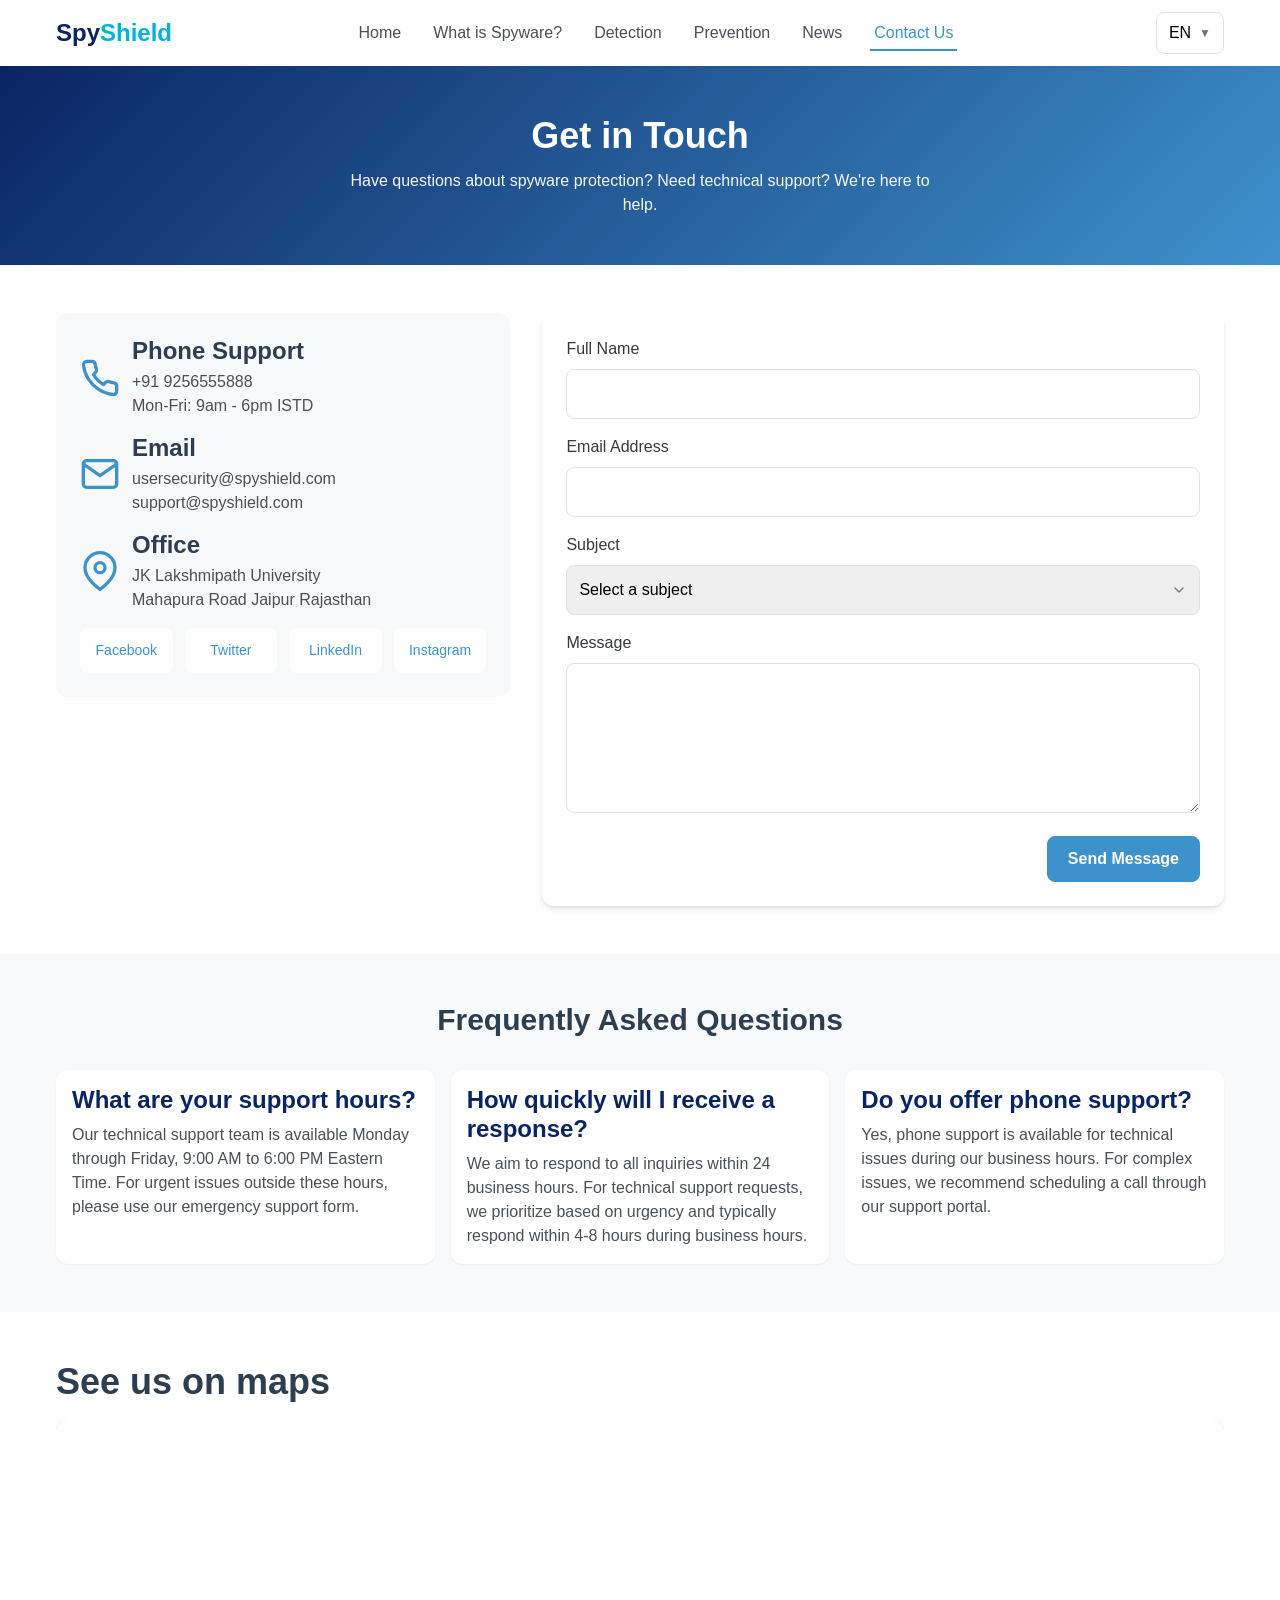
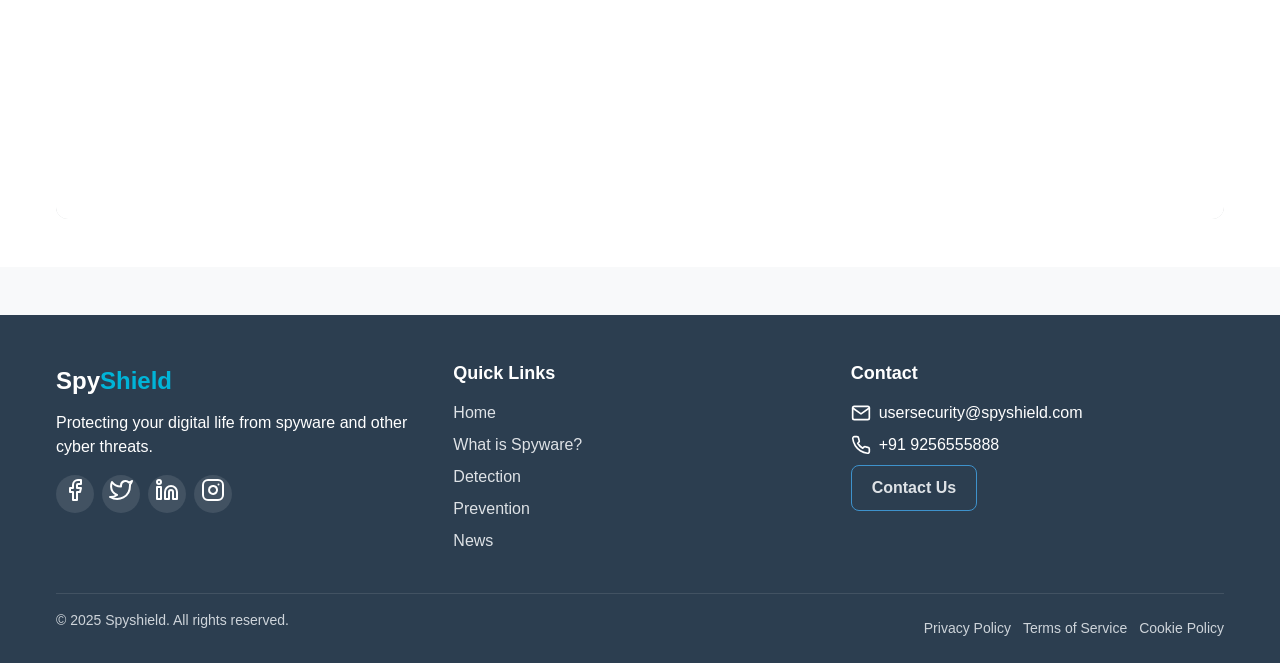
<file: contact.html>
<!DOCTYPE html>
<html lang="en">
<head>
  <meta charset="UTF-8">
  <meta name="viewport" content="width=device-width, initial-scale=1.0">
  <title>Contact Us | Spyshield</title>
  <link rel="stylesheet" href="css/main.css">
  <link rel="stylesheet" href="css/contact.css">
  <script src="js/main.js" defer></script>
</head>
<body>
  <header id="main-header">
    <div class="container">
      <div class="logo">
        <a href="index.html">Spy<span>Shield</span></a>
      </div>
      <nav>
        <button class="mobile-menu-toggle" aria-label="Toggle menu">
          <span></span>
          <span></span>
          <span></span>
        </button>
        <ul class="main-nav">
          <li><a href="index.html">Home</a></li>
          <li><a href="what-is-spyware.html">What is Spyware?</a></li>
          <li><a href="detection.html">Detection</a></li>
          <li><a href="prevention.html">Prevention</a></li>
          <li><a href="news.html">News</a></li>

          <li><a href="contact.html" class="active">Contact Us</a></li>
        </ul>
      </nav>
      <div class="language-selector">
        <button id="language-toggle">
          <span class="current-language">EN</span>
          <span class="dropdown-arrow">▼</span>
        </button>
        <ul class="language-dropdown">
          <li data-lang="en" class="active">English</li>
          <li data-lang="hi">हिन्दी</li>
          
        </ul>
      </div>
    </div>
  </header>

  <main>
    <section class="contact-hero">
      <div class="container">
        <h1>Get in Touch</h1>
        <p>Have questions about spyware protection? Need technical support? We're here to help.</p>
      </div>
    </section>

    <section class="contact-grid-section">
      <div class="container">
        <div class="contact-grid">
          <div class="contact-info-card">
            <div class="contact-method">
              <div class="method-icon phone-method-icon"></div>
              <div class="method-details">
                <h3>Phone Support</h3>
                <p>+91 9256555888</p>
                <p>Mon-Fri: 9am - 6pm ISTD</p>
              </div>
            </div>
            
            <div class="contact-method">
              <div class="method-icon email-method-icon"></div>
              <div class="method-details">
                <h3>Email</h3>
                <p>usersecurity@spyshield.com</p>
                <p>support@spyshield.com</p>
              </div>
            </div>
            
            <div class="contact-method">
              <div class="method-icon location-method-icon"></div>
              <div class="method-details">
                <h3>Office</h3>
                <p>JK Lakshmipath University</p>
                <p>Mahapura Road Jaipur Rajasthan</p>
              </div>
            </div>
            
            <div class="social-links-grid">
              <a href="#" class="social-link">
                <span class="social-icon facebook-icon"></span>
                <p>Facebook</p>
              </a>
              <a href="#" class="social-link">
                <span class="social-icon twitter-icon"></span>
                <p>Twitter</p>
              </a>
              <a href="#" class="social-link">
                <span class="social-icon linkedin-icon"></span>
                <p>LinkedIn</p>
              </a>
              <a href="#" class="social-link">
                <span class="social-icon instagram-icon"></span>
                <p>Instagram</p>
              </a>
            </div>
          </div>
          
          <form class="contact-form">
            <div class="form-group">
              <label for="name">Full Name</label>
              <input type="text" id="name" name="name" required>
            </div>
            
            <div class="form-group">
              <label for="email">Email Address</label>
              <input type="email" id="email" name="email" required>
            </div>
            
            <div class="form-group">
              <label for="subject">Subject</label>
              <select id="subject" name="subject" required>
                <option value="">Select a subject</option>
                <option value="technical">Technical Support</option>
                <option value="general">General Inquiry</option>
                <option value="business">Business Partnership</option>
                <option value="press">Press Inquiry</option>
                <option value="other">Other</option>
              </select>
            </div>
            
            <div class="form-group">
              <label for="message">Message</label>
              <textarea id="message" name="message" required></textarea>
            </div>
            
            <div class="form-submit">
              <button type="submit" class="btn btn-primary">Send Message</button>
            </div>
          </form>
        </div>
      </div>
    </section>

    <section class="faq-section">
      <div class="container">
        <h2>Frequently Asked Questions</h2>
        
        <div class="faq-grid">
          <div class="faq-item">
            <h3>What are your support hours?</h3>
            <p>Our technical support team is available Monday through Friday, 9:00 AM to 6:00 PM Eastern Time. For urgent issues outside these hours, please use our emergency support form.</p>
          </div>
          
          <div class="faq-item">
            <h3>How quickly will I receive a response?</h3>
            <p>We aim to respond to all inquiries within 24 business hours. For technical support requests, we prioritize based on urgency and typically respond within 4-8 hours during business hours.</p>
          </div>
          
          <div class="faq-item">
            <h3>Do you offer phone support?</h3>
            <p>Yes, phone support is available for technical issues during our business hours. For complex issues, we recommend scheduling a call through our support portal.</p>
          </div>
          
          
        </div>
      </div>
    </section>

    <section class="map-section">
      <div class="container">
        <h1>See us on maps</h1>
        <div class="map-container">
            
          <div class="map-overlay">
            
            <div class="map-message">
              
              <iframe src="https://www.google.com/maps/embed?pb=!1m18!1m12!1m3!1d3560.1206769057508!2d75.64765407543685!3d26.83611377669292!2m3!1f0!2f0!3f0!3m2!1i1024!2i768!4f13.1!3m3!1m2!1s0x396c4af4fe68f403%3A0x3bf05f95df22b8c4!2sJK%20Lakshmipat%20University!5e0!3m2!1sen!2sin!4v1745691576191!5m2!1sen!2sin" width="600" height="450" style="border:0;" allowfullscreen="" loading="lazy" referrerpolicy="no-referrer-when-downgrade"></iframe>
            </div>
          </div>
        </div>
      </div>
    </section>
  </main>

  <footer>
    <div class="container">
      <div class="footer-grid">
        <div class="footer-col">
          <div class="footer-logo">Spy<span>Shield</span></div>
          <p>Protecting your digital life from spyware and other cyber threats.</p>
          <div class="social-links">
            <a href="#" aria-label="Facebook"><span class="social-icon facebook-icon"></span></a>
            <a href="#" aria-label="Twitter"><span class="social-icon twitter-icon"></span></a>
            <a href="#" aria-label="LinkedIn"><span class="social-icon linkedin-icon"></span></a>
            <a href="#" aria-label="Instagram"><span class="social-icon instagram-icon"></span></a>
          </div>
        </div>
        <div class="footer-col">
          <h3>Quick Links</h3>
          <ul>
            <li><a href="index.html">Home</a></li>
            <li><a href="what-is-spyware.html">What is Spyware?</a></li>
            <li><a href="detection.html">Detection</a></li>
            <li><a href="prevention.html">Prevention</a></li>
            <li><a href="news.html">News</a></li>
          </ul>
        </div>
        
        <div class="footer-col">
          <h3>Contact</h3>
          <ul class="contact-info">
            <li><span class="contact-icon email-icon"></span> usersecurity@spyshield.com</li>
            <li><span class="contact-icon phone-icon"></span>+91 9256555888</li>
            <li><a href="contact.html" class="btn btn-outline">Contact Us</a></li>
          </ul>
        </div>
      </div>
      <div class="footer-bottom">
        <p>&copy; 2025 Spyshield. All rights reserved.</p>
        <ul class="footer-policies">
          <li><a href="#">Privacy Policy</a></li>
          <li><a href="#">Terms of Service</a></li>
          <li><a href="#">Cookie Policy</a></li>
        </ul>
      </div>
    </div>
  </footer>
</body>
</html>
</file>
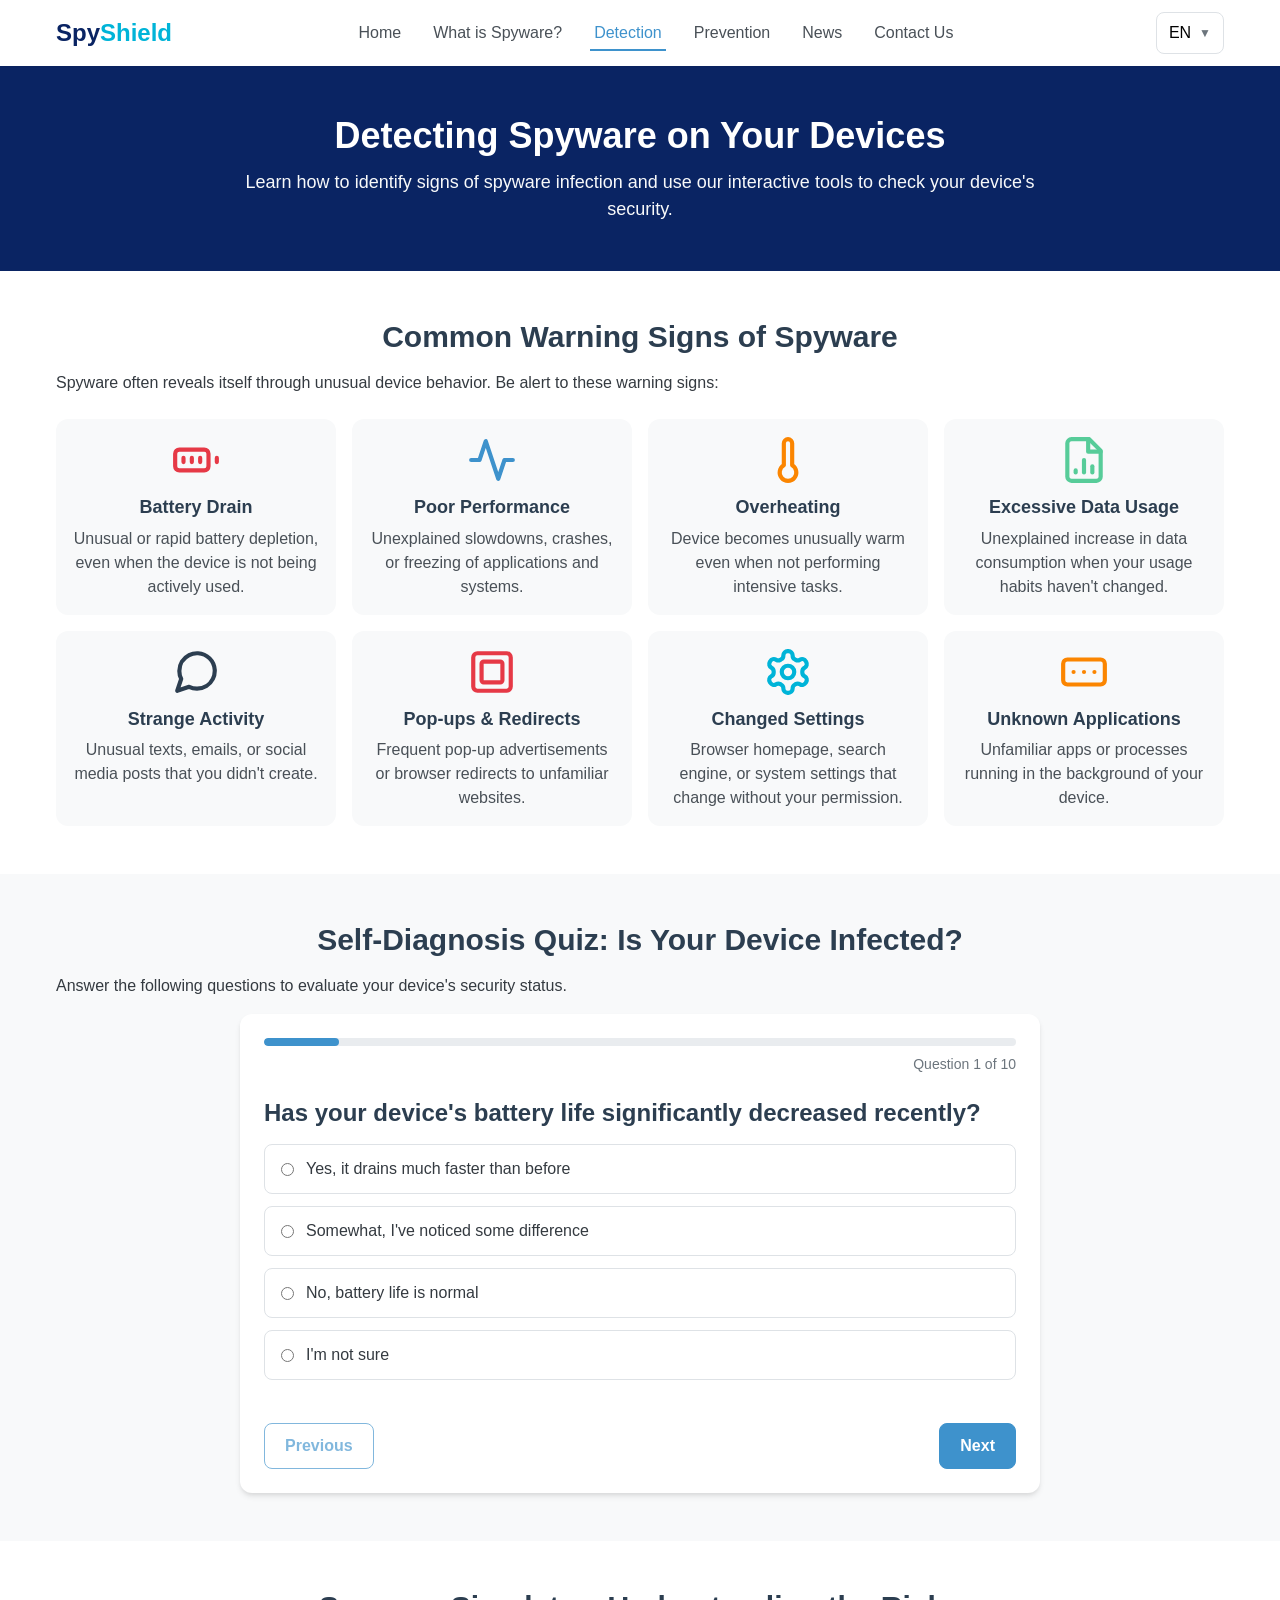
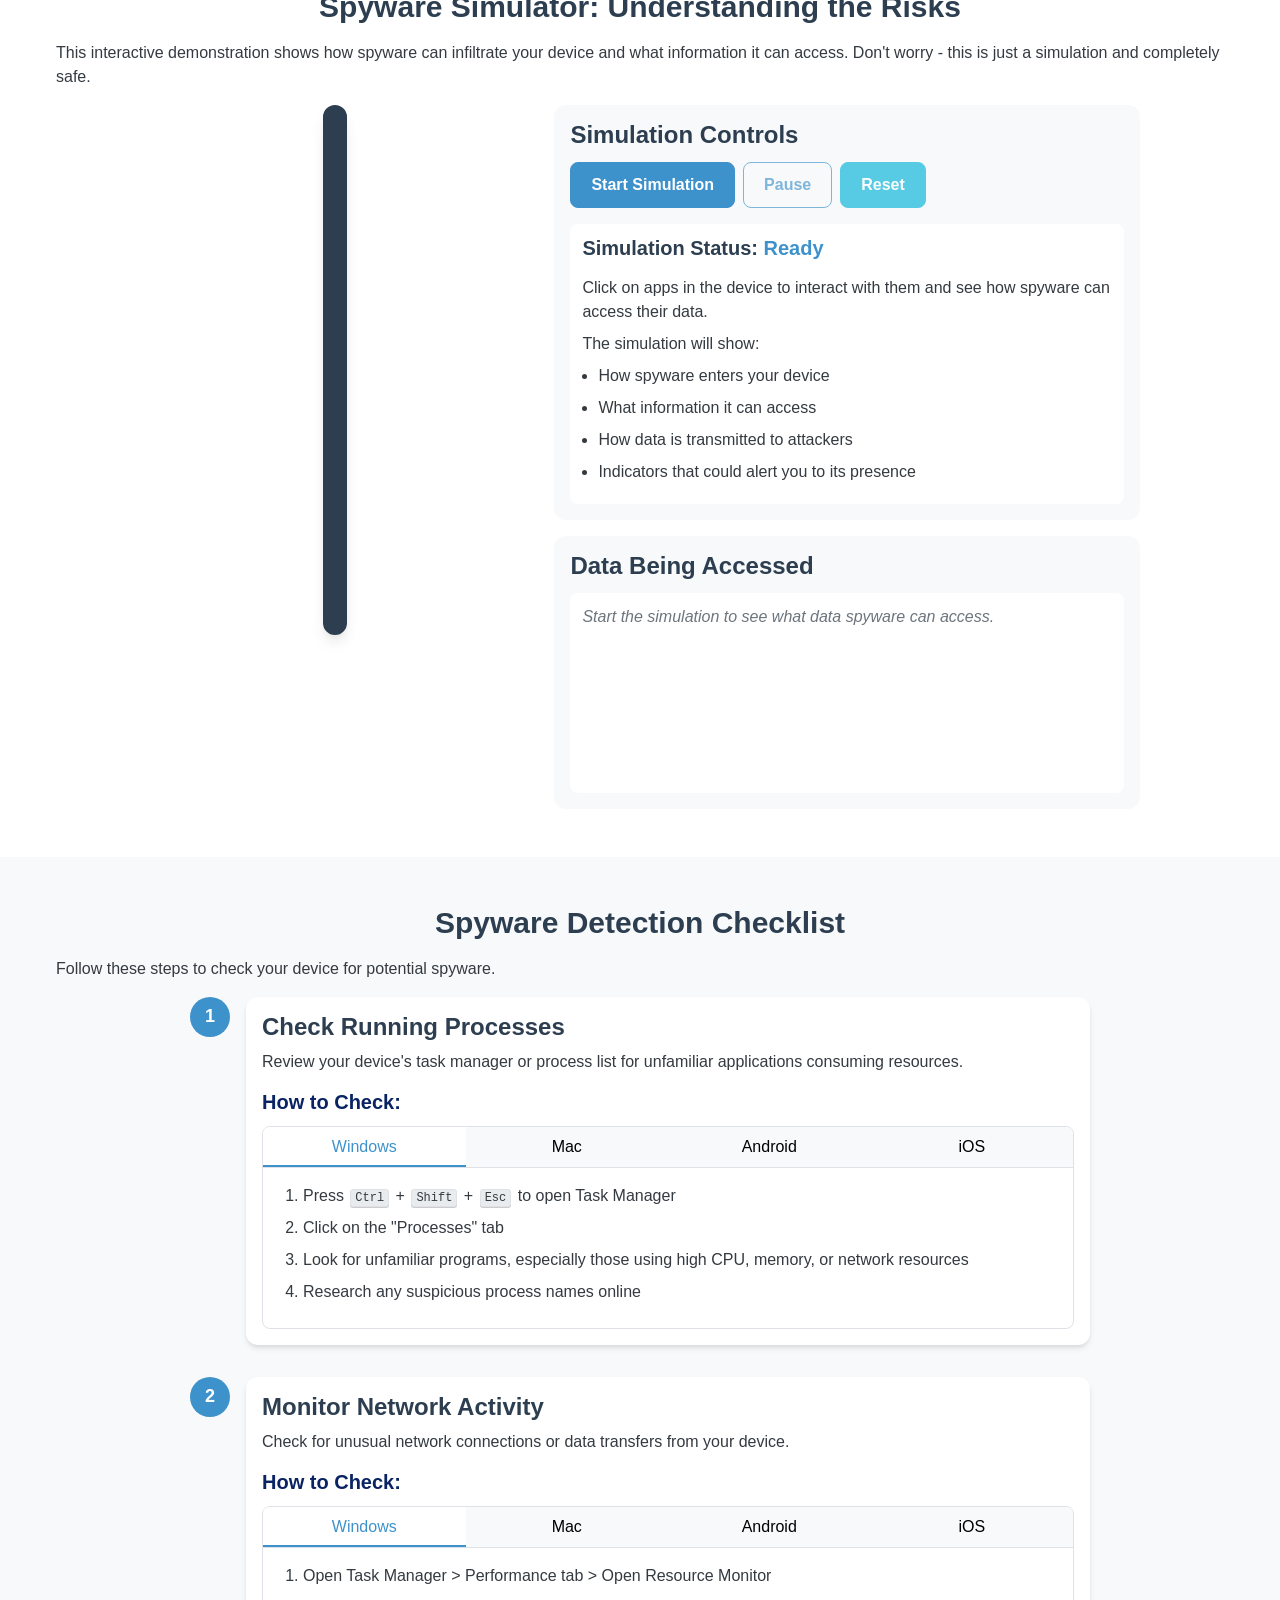
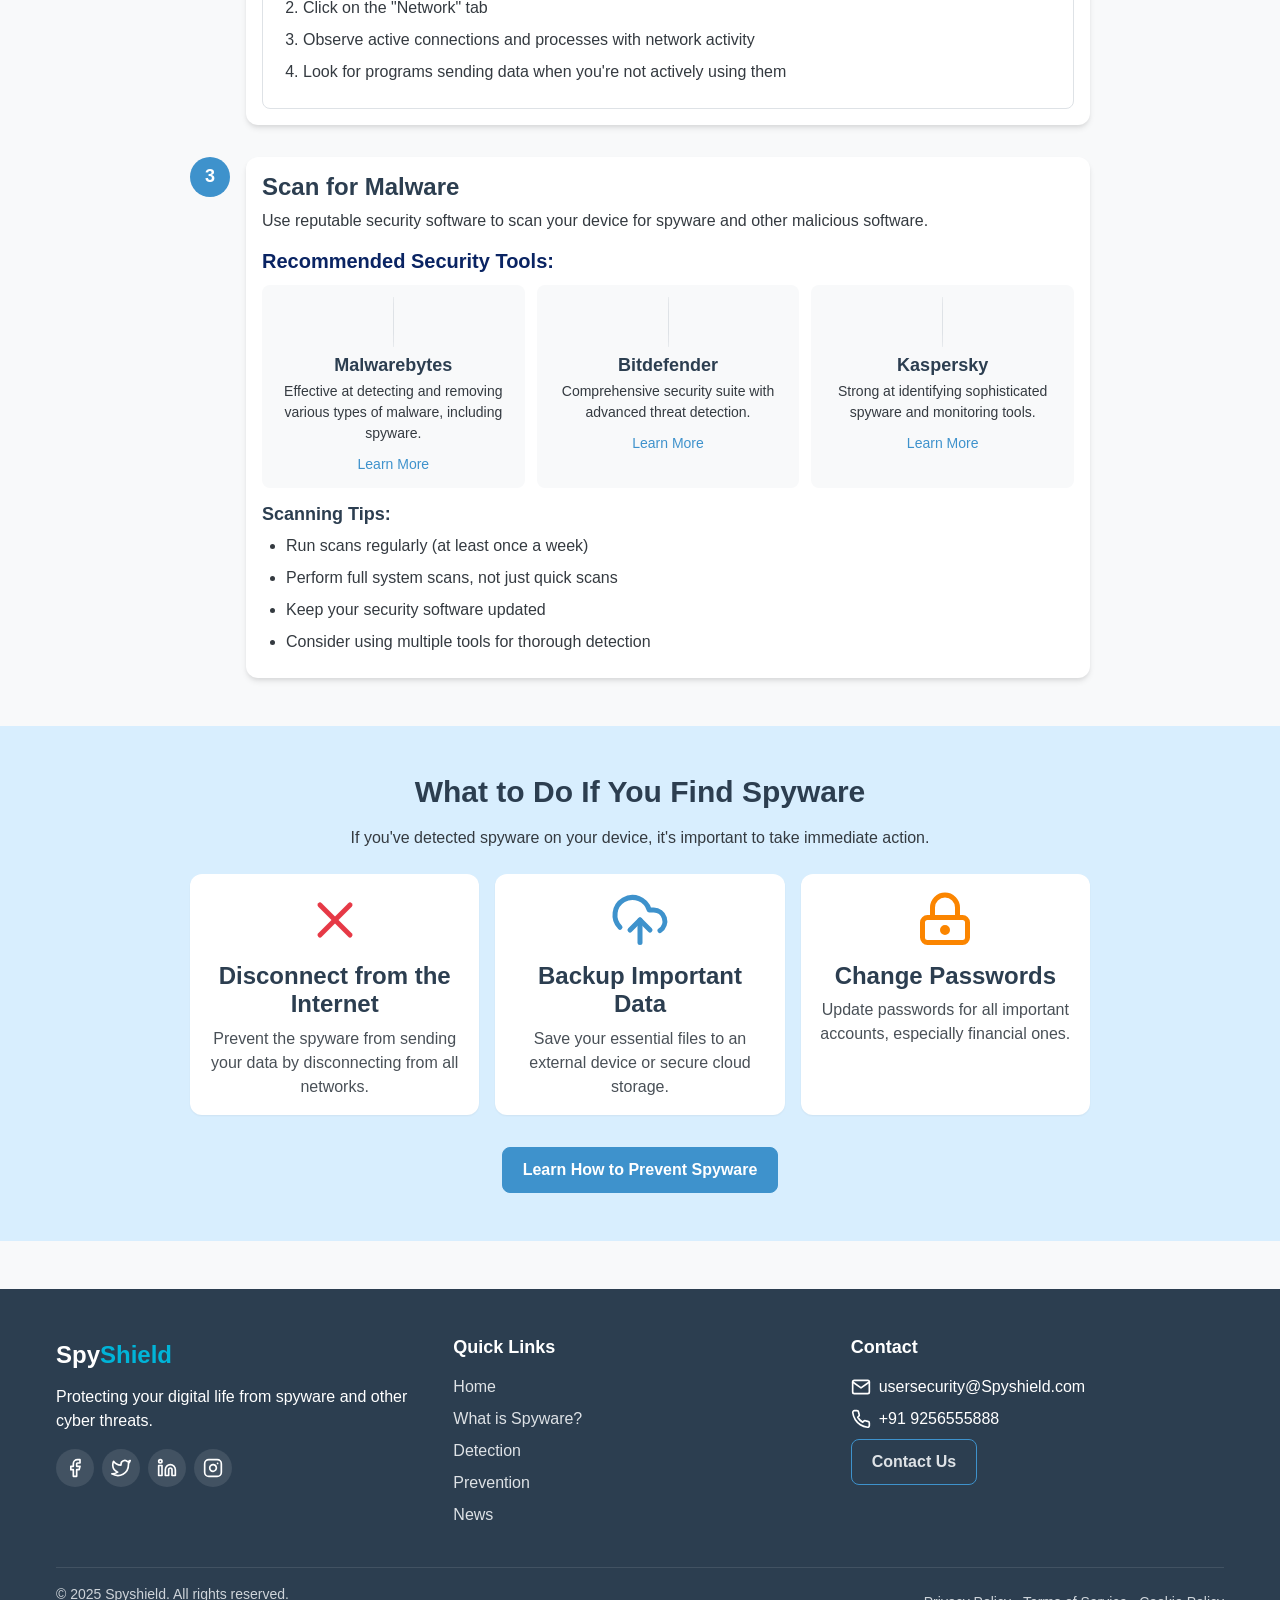
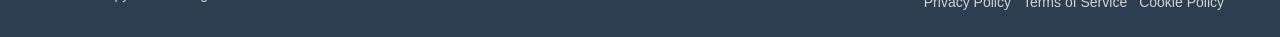
<file: detection.html>
<!DOCTYPE html>
<html lang="en">
  <head>
    <meta charset="UTF-8" />
    <meta name="viewport" content="width=device-width, initial-scale=1.0" />
    <title>Spyware Detection | Spyshield</title>
    <link rel="stylesheet" href="css/main.css" />
    <link rel="stylesheet" href="css/detection.css" />
    <script src="js/main.js" defer></script>
    <script src="js/detection-tools.js" defer></script>
  </head>
  <body>
    <header id="main-header">
      <div class="container">
        <div class="logo">
          <a href="index.html">Spy<span>Shield</span></a>
        </div>
        <nav>
          <button class="mobile-menu-toggle" aria-label="Toggle menu">
            <span></span>
            <span></span>
            <span></span>
          </button>
          <ul class="main-nav">
            <li><a href="index.html">Home</a></li>
            <li><a href="what-is-spyware.html">What is Spyware?</a></li>
            <li><a href="detection.html" class="active">Detection</a></li>
            <li><a href="prevention.html">Prevention</a></li>
            <li><a href="news.html">News</a></li>

            <li><a href="contact.html">Contact Us</a></li>
          </ul>
        </nav>
        <div class="language-selector">
          <button id="language-toggle">
            <span class="current-language">EN</span>
            <span class="dropdown-arrow">▼</span>
          </button>
          <ul class="language-dropdown">
            <li data-lang="en" class="active">English</li>
            <li data-lang="hi">हिन्दी</li>
           
          </ul>
        </div>
      </div>
    </header>

    <main>
      <section class="page-hero">
        <div class="container">
          <h1>Detecting Spyware on Your Devices</h1>
          <p>
            Learn how to identify signs of spyware infection and use our
            interactive tools to check your device's security.
          </p>
        </div>
      </section>

      <section class="warning-signs-section">
        <div class="container">
          <h2>Common Warning Signs of Spyware</h2>
          <p>
            Spyware often reveals itself through unusual device behavior. Be
            alert to these warning signs:
          </p>

          <div class="signs-grid">
            <div class="sign-card">
              <div class="sign-icon battery-icon"></div>
              <h3>Battery Drain</h3>
              <p>
                Unusual or rapid battery depletion, even when the device is not
                being actively used.
              </p>
            </div>

            <div class="sign-card">
              <div class="sign-icon performance-icon"></div>
              <h3>Poor Performance</h3>
              <p>
                Unexplained slowdowns, crashes, or freezing of applications and
                systems.
              </p>
            </div>

            <div class="sign-card">
              <div class="sign-icon heat-icon"></div>
              <h3>Overheating</h3>
              <p>
                Device becomes unusually warm even when not performing intensive
                tasks.
              </p>
            </div>

            <div class="sign-card">
              <div class="sign-icon data-icon"></div>
              <h3>Excessive Data Usage</h3>
              <p>
                Unexplained increase in data consumption when your usage habits
                haven't changed.
              </p>
            </div>

            <div class="sign-card">
              <div class="sign-icon strange-activity-icon"></div>
              <h3>Strange Activity</h3>
              <p>
                Unusual texts, emails, or social media posts that you didn't
                create.
              </p>
            </div>

            <div class="sign-card">
              <div class="sign-icon popup-icon"></div>
              <h3>Pop-ups & Redirects</h3>
              <p>
                Frequent pop-up advertisements or browser redirects to
                unfamiliar websites.
              </p>
            </div>

            <div class="sign-card">
              <div class="sign-icon settings-icon"></div>
              <h3>Changed Settings</h3>
              <p>
                Browser homepage, search engine, or system settings that change
                without your permission.
              </p>
            </div>

            <div class="sign-card">
              <div class="sign-icon unknown-apps-icon"></div>
              <h3>Unknown Applications</h3>
              <p>
                Unfamiliar apps or processes running in the background of your
                device.
              </p>
            </div>
          </div>
        </div>
      </section>

      <section id="quiz" class="diagnosis-quiz-section">
        <div class="container">
          <h2>Self-Diagnosis Quiz: Is Your Device Infected?</h2>
          <p>
            Answer the following questions to evaluate your device's security
            status.
          </p>

          <div class="quiz-container">
            <div class="quiz-progress">
              <div class="progress-bar">
                <div class="progress-fill"></div>
              </div>
              <div class="progress-text">
                Question <span id="current-question">1</span> of
                <span id="total-questions">10</span>
              </div>
            </div>

            <div class="quiz-content">
              <div class="quiz-question active" data-question="1">
                <h3>
                  Has your device's battery life significantly decreased
                  recently?
                </h3>
                <div class="quiz-options">
                  <label class="quiz-option">
                    <input type="radio" name="q1" value="yes" />
                    <span class="option-text"
                      >Yes, it drains much faster than before</span
                    >
                  </label>
                  <label class="quiz-option">
                    <input type="radio" name="q1" value="somewhat" />
                    <span class="option-text"
                      >Somewhat, I've noticed some difference</span
                    >
                  </label>
                  <label class="quiz-option">
                    <input type="radio" name="q1" value="no" />
                    <span class="option-text">No, battery life is normal</span>
                  </label>
                  <label class="quiz-option">
                    <input type="radio" name="q1" value="unsure" />
                    <span class="option-text">I'm not sure</span>
                  </label>
                </div>
              </div>

              <div class="quiz-question" data-question="2">
                <h3>
                  Have you noticed your device running unusually hot, even when
                  not in heavy use?
                </h3>
                <div class="quiz-options">
                  <label class="quiz-option">
                    <input type="radio" name="q2" value="yes" />
                    <span class="option-text">Yes, it gets very hot</span>
                  </label>
                  <label class="quiz-option">
                    <input type="radio" name="q2" value="somewhat" />
                    <span class="option-text"
                      >Sometimes it seems warmer than usual</span
                    >
                  </label>
                  <label class="quiz-option">
                    <input type="radio" name="q2" value="no" />
                    <span class="option-text"
                      >No, temperature seems normal</span
                    >
                  </label>
                  <label class="quiz-option">
                    <input type="radio" name="q2" value="unsure" />
                    <span class="option-text">I haven't paid attention</span>
                  </label>
                </div>
              </div>

              <div class="quiz-question" data-question="3">
                <h3>
                  Does your device's battery percentage drop significantly
                  without heavy use?
                </h3>
                <div class="quiz-options">
                  <label class="quiz-option">
                    <input type="radio" name="q3" value="yes" />
                    <span class="option-text">Yes, very quickly</span>
                  </label>
                  <label class="quiz-option">
                    <input type="radio" name="q3" value="somewhat" />
                    <span class="option-text">Somewhat, but manageable</span>
                  </label>
                  <label class="quiz-option">
                    <input type="radio" name="q3" value="no" />
                    <span class="option-text">No, battery drain is normal</span>
                  </label>
                  <label class="quiz-option">
                    <input type="radio" name="q3" value="unsure" />
                    <span class="option-text">I haven't noticed</span>
                  </label>
                </div>
              </div>

              <div class="quiz-question" data-question="4">
                <h3>
                  Has your device ever shut down unexpectedly even with enough
                  battery left?
                </h3>
                <div class="quiz-options">
                  <label class="quiz-option">
                    <input type="radio" name="q4" value="yes" />
                    <span class="option-text">Yes, it happens often</span>
                  </label>
                  <label class="quiz-option">
                    <input type="radio" name="q4" value="sometimes" />
                    <span class="option-text">Rarely happens</span>
                  </label>
                  <label class="quiz-option">
                    <input type="radio" name="q4" value="no" />
                    <span class="option-text">No, never happened</span>
                  </label>
                  <label class="quiz-option">
                    <input type="radio" name="q4" value="unsure" />
                    <span class="option-text">Not sure</span>
                  </label>
                </div>
              </div>

              <div class="quiz-question" data-question="5">
                <h3>How old is your device?</h3>
                <div class="quiz-options">
                  <label class="quiz-option">
                    <input type="radio" name="q5" value="less_than_1" />
                    <span class="option-text">Less than 1 year</span>
                  </label>
                  <label class="quiz-option">
                    <input type="radio" name="q5" value="1_to_2" />
                    <span class="option-text">1–2 years</span>
                  </label>
                  <label class="quiz-option">
                    <input type="radio" name="q5" value="2_to_3" />
                    <span class="option-text">2–3 years</span>
                  </label>
                  <label class="quiz-option">
                    <input type="radio" name="q5" value="more_than_3" />
                    <span class="option-text">More than 3 years</span>
                  </label>
                </div>
              </div>

              <div class="quiz-question" data-question="6">
                <h3>Do you leave your phone charging overnight regularly?</h3>
                <div class="quiz-options">
                  <label class="quiz-option">
                    <input type="radio" name="q6" value="always" />
                    <span class="option-text">Yes, every night</span>
                  </label>
                  <label class="quiz-option">
                    <input type="radio" name="q6" value="sometimes" />
                    <span class="option-text">Sometimes</span>
                  </label>
                  <label class="quiz-option">
                    <input type="radio" name="q6" value="rarely" />
                    <span class="option-text">Rarely</span>
                  </label>
                  <label class="quiz-option">
                    <input type="radio" name="q6" value="never" />
                    <span class="option-text">Never</span>
                  </label>
                </div>
              </div>

              <div class="quiz-question" data-question="7">
                <h3>
                  Do you use a fast charger (higher wattage than the original
                  charger)?
                </h3>
                <div class="quiz-options">
                  <label class="quiz-option">
                    <input type="radio" name="q7" value="yes" />
                    <span class="option-text">Yes, often</span>
                  </label>
                  <label class="quiz-option">
                    <input type="radio" name="q7" value="sometimes" />
                    <span class="option-text">Occasionally</span>
                  </label>
                  <label class="quiz-option">
                    <input type="radio" name="q7" value="no" />
                    <span class="option-text">No, only original charger</span>
                  </label>
                  <label class="quiz-option">
                    <input type="radio" name="q7" value="unsure" />
                    <span class="option-text">I'm not sure</span>
                  </label>
                </div>
              </div>

              <div class="quiz-question" data-question="8">
                <h3>
                  Have you noticed apps crashing or the phone becoming slow
                  during regular use?
                </h3>
                <div class="quiz-options">
                  <label class="quiz-option">
                    <input type="radio" name="q8" value="yes" />
                    <span class="option-text">Yes, frequently</span>
                  </label>
                  <label class="quiz-option">
                    <input type="radio" name="q8" value="sometimes" />
                    <span class="option-text">Sometimes</span>
                  </label>
                  <label class="quiz-option">
                    <input type="radio" name="q8" value="no" />
                    <span class="option-text">No, works smoothly</span>
                  </label>
                  <label class="quiz-option">
                    <input type="radio" name="q8" value="unsure" />
                    <span class="option-text">Haven't noticed</span>
                  </label>
                </div>
              </div>

              <div class="quiz-question" data-question="9">
                <h3>
                  Do you see swelling on the back of your phone or screen
                  lifting slightly?
                </h3>
                <div class="quiz-options">
                  <label class="quiz-option">
                    <input type="radio" name="q9" value="yes" />
                    <span class="option-text">Yes, visible swelling</span>
                  </label>
                  <label class="quiz-option">
                    <input type="radio" name="q9" value="maybe" />
                    <span class="option-text">Maybe, not sure</span>
                  </label>
                  <label class="quiz-option">
                    <input type="radio" name="q9" value="no" />
                    <span class="option-text">No, looks fine</span>
                  </label>
                </div>
              </div>

              <div class="quiz-question" data-question="10">
                <h3>How often do you fully charge your battery to 100%?</h3>
                <div class="quiz-options">
                  <label class="quiz-option">
                    <input type="radio" name="q10" value="daily" />
                    <span class="option-text">Daily</span>
                  </label>
                  <label class="quiz-option">
                    <input type="radio" name="q10" value="few_times_week" />
                    <span class="option-text">Few times a week</span>
                  </label>
                  <label class="quiz-option">
                    <input type="radio" name="q10" value="rarely" />
                    <span class="option-text">Rarely</span>
                  </label>
                  <label class="quiz-option">
                    <input type="radio" name="q10" value="unsure" />
                    <span class="option-text">Not sure</span>
                  </label>
                </div>
              </div>

              <!-- More questions would be added here, omitted for brevity -->

              <div class="quiz-results">
                <h3>Your Device Security Assessment</h3>
                <div class="risk-meter">
                  <div class="risk-level" id="risk-level"></div>
                  <div class="risk-labels">
                    <span>Low Risk</span>
                    <span>Medium Risk</span>
                    <span>High Risk</span>
                  </div>
                </div>
                <div class="results-content" id="results-content"></div>
                <div class="results-actions">
                  <a href="prevention.html" class="btn btn-primary"
                    >View Protection Steps</a
                  >
                  <button class="btn btn-secondary" id="retake-quiz">
                    Retake Quiz
                  </button>
                </div>
              </div>
            </div>

            <div class="quiz-navigation">
              <button id="prev-question" class="btn btn-outline" disabled>
                Previous
              </button>
              <button id="next-question" class="btn btn-primary">Next</button>
            </div>
          </div>
        </div>
      </section>

      <section class="simulator-section">
        <div class="container">
          <h2>Spyware Simulator: Understanding the Risks</h2>
          <p>
            This interactive demonstration shows how spyware can infiltrate your
            device and what information it can access. Don't worry - this is
            just a simulation and completely safe.
          </p>

          <div class="simulator-container">
            <div class="simulator-device">
              <div class="device-screen">
                <div class="device-content">
                  <div class="sim-app-grid">
                    <div class="sim-app" data-app="messages">Messages</div>
                    <div class="sim-app" data-app="photos">Photos</div>
                    <div class="sim-app" data-app="banking">Banking</div>
                    <div class="sim-app" data-app="email">Email</div>
                    <div class="sim-app" data-app="social">Social</div>
                    <div class="sim-app" data-app="browser">Browser</div>
                    <div class="sim-app" data-app="contacts">Contacts</div>
                    <div class="sim-app" data-app="calendar">Calendar</div>
                  </div>
                  <div class="sim-app-view"></div>
                </div>
                <div class="spyware-overlay">
                  <div class="data-stream"></div>
                  <div class="infiltration-points"></div>
                </div>
              </div>
            </div>

            <div class="simulator-controls">
              <div class="control-panel">
                <h3>Simulation Controls</h3>
                <div class="control-buttons">
                  <button id="start-simulation" class="btn btn-primary">
                    Start Simulation
                  </button>
                  <button
                    id="pause-simulation"
                    class="btn btn-outline"
                    disabled
                  >
                    Pause
                  </button>
                  <button
                    id="reset-simulation"
                    class="btn btn-secondary"
                    disabled
                  >
                    Reset
                  </button>
                </div>
                <div class="simulation-info">
                  <h4>Simulation Status: <span id="sim-status">Ready</span></h4>
                  <div class="info-detail">
                    <p>
                      Click on apps in the device to interact with them and see
                      how spyware can access their data.
                    </p>
                    <p>The simulation will show:</p>
                    <ul>
                      <li>How spyware enters your device</li>
                      <li>What information it can access</li>
                      <li>How data is transmitted to attackers</li>
                      <li>Indicators that could alert you to its presence</li>
                    </ul>
                  </div>
                </div>
              </div>
              <div class="data-panel">
                <h3>Data Being Accessed</h3>
                <div class="accessed-data" id="accessed-data">
                  <p class="data-placeholder">
                    Start the simulation to see what data spyware can access.
                  </p>
                </div>
              </div>
            </div>
          </div>
        </div>
      </section>

      <section class="checklist-section">
        <div class="container">
          <h2>Spyware Detection Checklist</h2>
          <p>Follow these steps to check your device for potential spyware.</p>

          <div class="checklist-container">
            <div class="checklist-item">
              <div class="check-number">1</div>
              <div class="check-content">
                <h3>Check Running Processes</h3>
                <p>
                  Review your device's task manager or process list for
                  unfamiliar applications consuming resources.
                </p>
                <div class="check-instructions">
                  <h4>How to Check:</h4>
                  <div class="tab-container">
                    <div class="tab-buttons">
                      <button class="tab-btn active" data-tab="windows">
                        Windows
                      </button>
                      <button class="tab-btn" data-tab="mac">Mac</button>
                      <button class="tab-btn" data-tab="android">
                        Android
                      </button>
                      <button class="tab-btn" data-tab="ios">iOS</button>
                    </div>
                    <div class="tab-content">
                      <div class="tab-pane active" id="windows">
                        <ol>
                          <li>
                            Press <kbd>Ctrl</kbd> + <kbd>Shift</kbd> +
                            <kbd>Esc</kbd> to open Task Manager
                          </li>
                          <li>Click on the "Processes" tab</li>
                          <li>
                            Look for unfamiliar programs, especially those using
                            high CPU, memory, or network resources
                          </li>
                          <li>Research any suspicious process names online</li>
                        </ol>
                      </div>
                      <div class="tab-pane" id="mac">
                        <ol>
                          <li>
                            Press <kbd>Command</kbd> + <kbd>Space</kbd> to open
                            Spotlight Search
                          </li>
                          <li>
                            Type "Activity Monitor" and press <kbd>Enter</kbd>
                          </li>
                          <li>
                            Review the processes, focusing on CPU and Network
                            tabs
                          </li>
                          <li>
                            Look for unfamiliar processes and research them if
                            necessary
                          </li>
                        </ol>
                      </div>
                      <div class="tab-pane" id="android">
                        <ol>
                          <li>Go to Settings > Apps > Running or All apps</li>
                          <li>Check for unfamiliar applications</li>
                          <li>
                            Review permissions granted to each app (especially
                            Camera, Microphone, Location, and Storage access)
                          </li>
                          <li>
                            Look for battery usage statistics for unusual
                            activity
                          </li>
                        </ol>
                      </div>
                      <div class="tab-pane" id="ios">
                        <ol>
                          <li>Go to Settings > Battery</li>
                          <li>
                            Check which apps are using battery in the background
                          </li>
                          <li>
                            Review Settings > Privacy to check which apps have
                            access to your camera, microphone, location, etc.
                          </li>
                          <li>
                            Check Settings > General > iPhone Storage for
                            unfamiliar apps
                          </li>
                        </ol>
                      </div>
                    </div>
                  </div>
                </div>
              </div>
            </div>

            <div class="checklist-item">
              <div class="check-number">2</div>
              <div class="check-content">
                <h3>Monitor Network Activity</h3>
                <p>
                  Check for unusual network connections or data transfers from
                  your device.
                </p>
                <div class="check-instructions">
                  <h4>How to Check:</h4>
                  <div class="tab-container">
                    <div class="tab-buttons">
                      <button class="tab-btn active" data-tab="windows2">
                        Windows
                      </button>
                      <button class="tab-btn" data-tab="mac2">Mac</button>
                      <button class="tab-btn" data-tab="android2">
                        Android
                      </button>
                      <button class="tab-btn" data-tab="ios2">iOS</button>
                    </div>
                    <div class="tab-content">
                      <div class="tab-pane active" id="windows2">
                        <ol>
                          <li>
                            Open Task Manager > Performance tab > Open Resource
                            Monitor
                          </li>
                          <li>Click on the "Network" tab</li>
                          <li>
                            Observe active connections and processes with
                            network activity
                          </li>
                          <li>
                            Look for programs sending data when you're not
                            actively using them
                          </li>
                        </ol>
                      </div>
                      <div class="tab-pane" id="mac2">
                        <ol>
                          <li>Open Activity Monitor > Network tab</li>
                          <li>
                            Observe which processes are sending/receiving data
                          </li>
                          <li>
                            Pay attention to processes with high data transfer
                            rates
                          </li>
                          <li>
                            Research any unfamiliar processes with network
                            activity
                          </li>
                        </ol>
                      </div>
                      <div class="tab-pane" id="android2">
                        <ol>
                          <li>
                            Go to Settings > Network & Internet > Data Usage
                          </li>
                          <li>
                            Review which apps are using data in the background
                          </li>
                          <li>
                            Look for unfamiliar apps or excessive usage from
                            known apps
                          </li>
                          <li>
                            Consider installing a network monitor app for more
                            detailed information
                          </li>
                        </ol>
                      </div>
                      <div class="tab-pane" id="ios2">
                        <ol>
                          <li>
                            Go to Settings > Cellular or Settings > Mobile Data
                          </li>
                          <li>Review which apps are using cellular data</li>
                          <li>Look for unknown apps or excessive usage</li>
                          <li>
                            Check if apps are using data even when you're not
                            actively using them
                          </li>
                        </ol>
                      </div>
                    </div>
                  </div>
                </div>
              </div>
            </div>

            <div class="checklist-item">
              <div class="check-number">3</div>
              <div class="check-content">
                <h3>Scan for Malware</h3>
                <p>
                  Use reputable security software to scan your device for
                  spyware and other malicious software.
                </p>
                <div class="check-instructions">
                  <h4>Recommended Security Tools:</h4>
                  <div class="security-tools">
                    <div class="tool-card">
                      <div class="tool-logo"></div>
                      <h5>Malwarebytes</h5>
                      <p>
                        Effective at detecting and removing various types of
                        malware, including spyware.
                      </p>
                      <a href="#" class="tool-link">Learn More</a>
                    </div>
                    <div class="tool-card">
                      <div class="tool-logo"></div>
                      <h5>Bitdefender</h5>
                      <p>
                        Comprehensive security suite with advanced threat
                        detection.
                      </p>
                      <a href="#" class="tool-link">Learn More</a>
                    </div>
                    <div class="tool-card">
                      <div class="tool-logo"></div>
                      <h5>Kaspersky</h5>
                      <p>
                        Strong at identifying sophisticated spyware and
                        monitoring tools.
                      </p>
                      <a href="#" class="tool-link">Learn More</a>
                    </div>
                  </div>
                  <div class="scan-tips">
                    <h5>Scanning Tips:</h5>
                    <ul>
                      <li>Run scans regularly (at least once a week)</li>
                      <li>Perform full system scans, not just quick scans</li>
                      <li>Keep your security software updated</li>
                      <li>
                        Consider using multiple tools for thorough detection
                      </li>
                    </ul>
                  </div>
                </div>
              </div>
            </div>
          </div>
        </div>
      </section>

      <section class="next-steps-section">
        <div class="container">
          <h2>What to Do If You Find Spyware</h2>
          <p>
            If you've detected spyware on your device, it's important to take
            immediate action.
          </p>
          <div class="next-steps-grid">
            <div class="step-card">
              <div class="step-icon disconnect-icon"></div>
              <h3>Disconnect from the Internet</h3>
              <p>
                Prevent the spyware from sending your data by disconnecting from
                all networks.
              </p>
            </div>
            <div class="step-card">
              <div class="step-icon backup-icon"></div>
              <h3>Backup Important Data</h3>
              <p>
                Save your essential files to an external device or secure cloud
                storage.
              </p>
            </div>

            <div class="step-card">
              <div class="step-icon password-icon"></div>
              <h3>Change Passwords</h3>
              <p>
                Update passwords for all important accounts, especially
                financial ones.
              </p>
            </div>
          </div>
          <div class="cta-buttons">
            <a href="prevention.html" class="btn btn-primary"
              >Learn How to Prevent Spyware</a
            >
          </div>
        </div>
      </section>
    </main>

    <footer>
      <div class="container">
        <div class="footer-grid">
          <div class="footer-col">
            <div class="footer-logo">Spy<span>Shield</span></div>
            <p>
              Protecting your digital life from spyware and other cyber threats.
            </p>
            <div class="social-links">
              <a href="#" aria-label="Facebook"
                ><span class="social-icon facebook-icon"></span
              ></a>
              <a href="#" aria-label="Twitter"
                ><span class="social-icon twitter-icon"></span
              ></a>
              <a href="#" aria-label="LinkedIn"
                ><span class="social-icon linkedin-icon"></span
              ></a>
              <a href="#" aria-label="Instagram"
                ><span class="social-icon instagram-icon"></span
              ></a>
            </div>
          </div>
          <div class="footer-col">
            <h3>Quick Links</h3>
            <ul>
              <li><a href="index.html">Home</a></li>
              <li><a href="what-is-spyware.html">What is Spyware?</a></li>
              <li><a href="detection.html">Detection</a></li>
              <li><a href="prevention.html">Prevention</a></li>
              <li><a href="news.html">News</a></li>
            </ul>
          </div>
          
          <div class="footer-col">
            <h3>Contact</h3>
            <ul class="contact-info">
              <li>
                <span class="contact-icon email-icon"></span>
                usersecurity@Spyshield.com
              </li>
              <li>
                <span class="contact-icon phone-icon"></span> +91 9256555888
              </li>
              <li>
                <a href="contact.html" class="btn btn-outline">Contact Us</a>
              </li>
            </ul>
          </div>
        </div>
        <div class="footer-bottom">
          <p>&copy; 2025 Spyshield. All rights reserved.</p>
          <ul class="footer-policies">
            <li><a href="#">Privacy Policy</a></li>
            <li><a href="#">Terms of Service</a></li>
            <li><a href="#">Cookie Policy</a></li>
          </ul>
        </div>
      </div>
    </footer>
  </body>
</html>
</file>
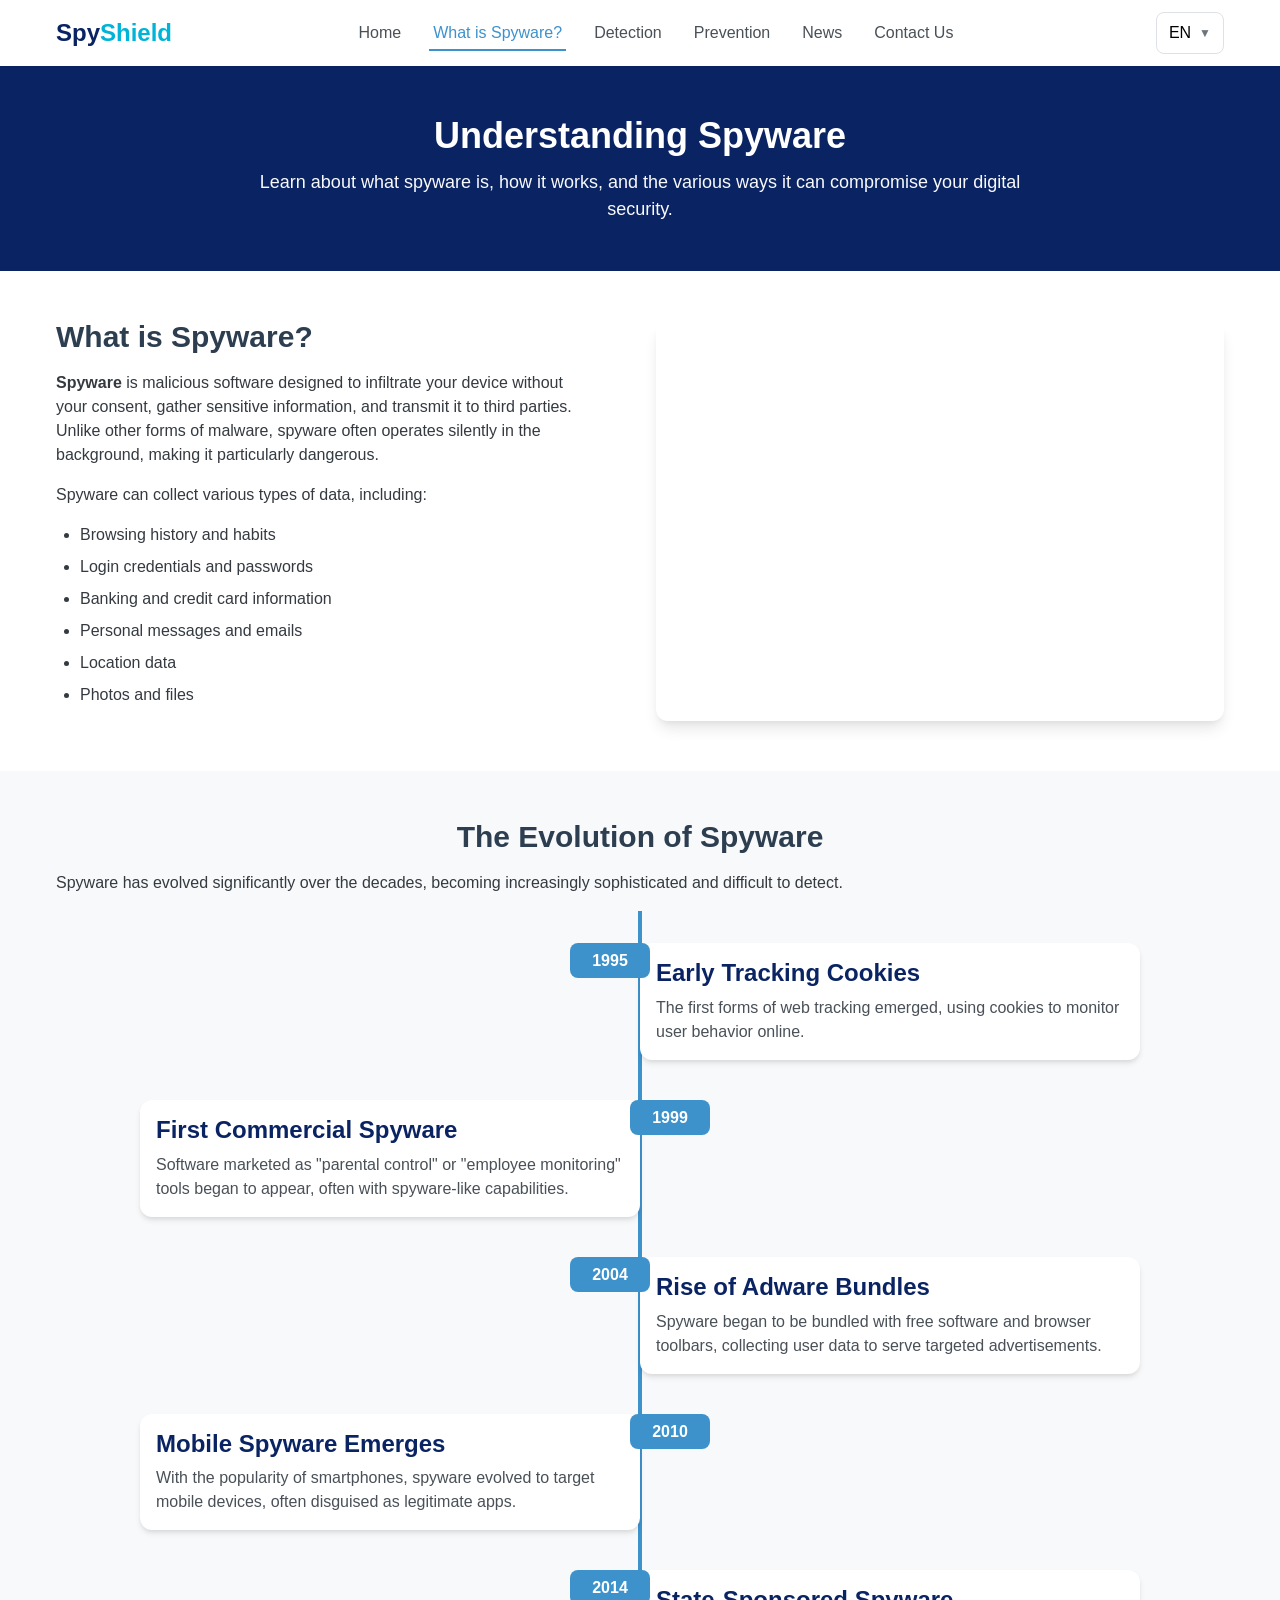
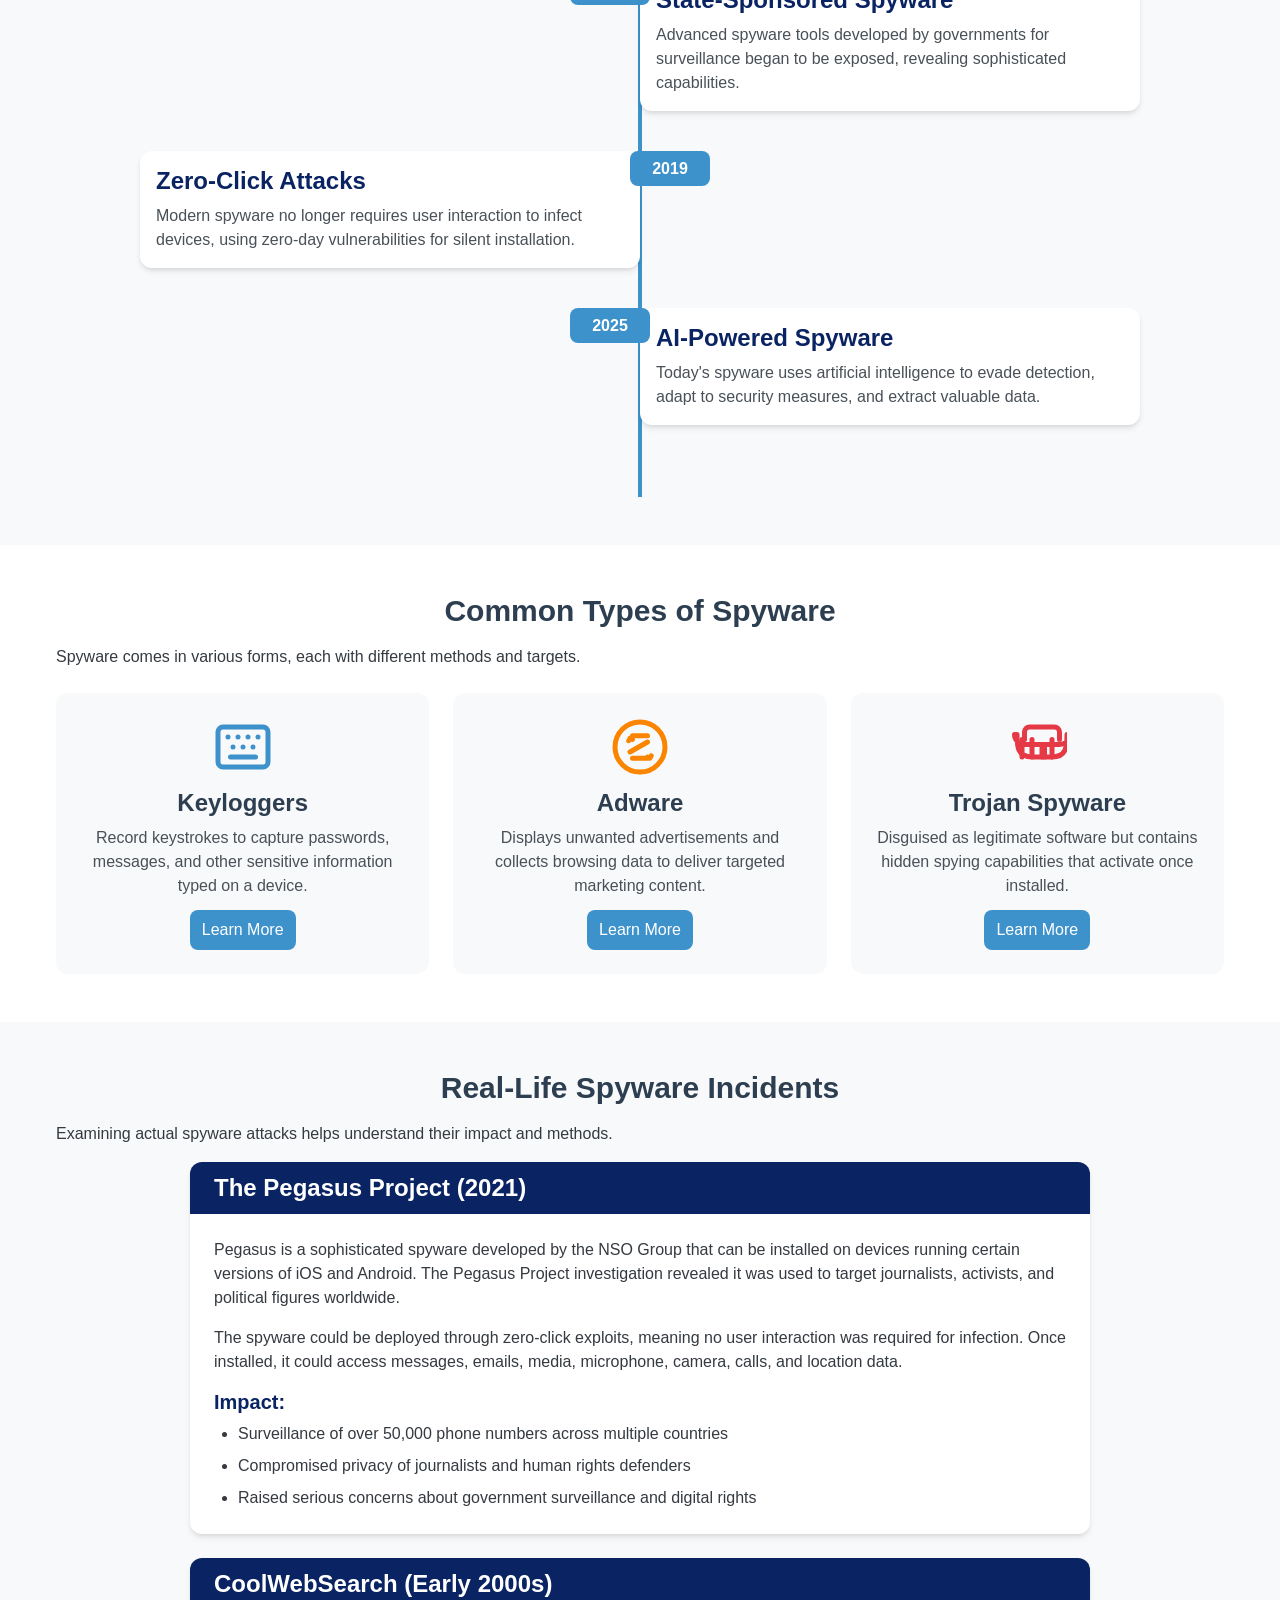
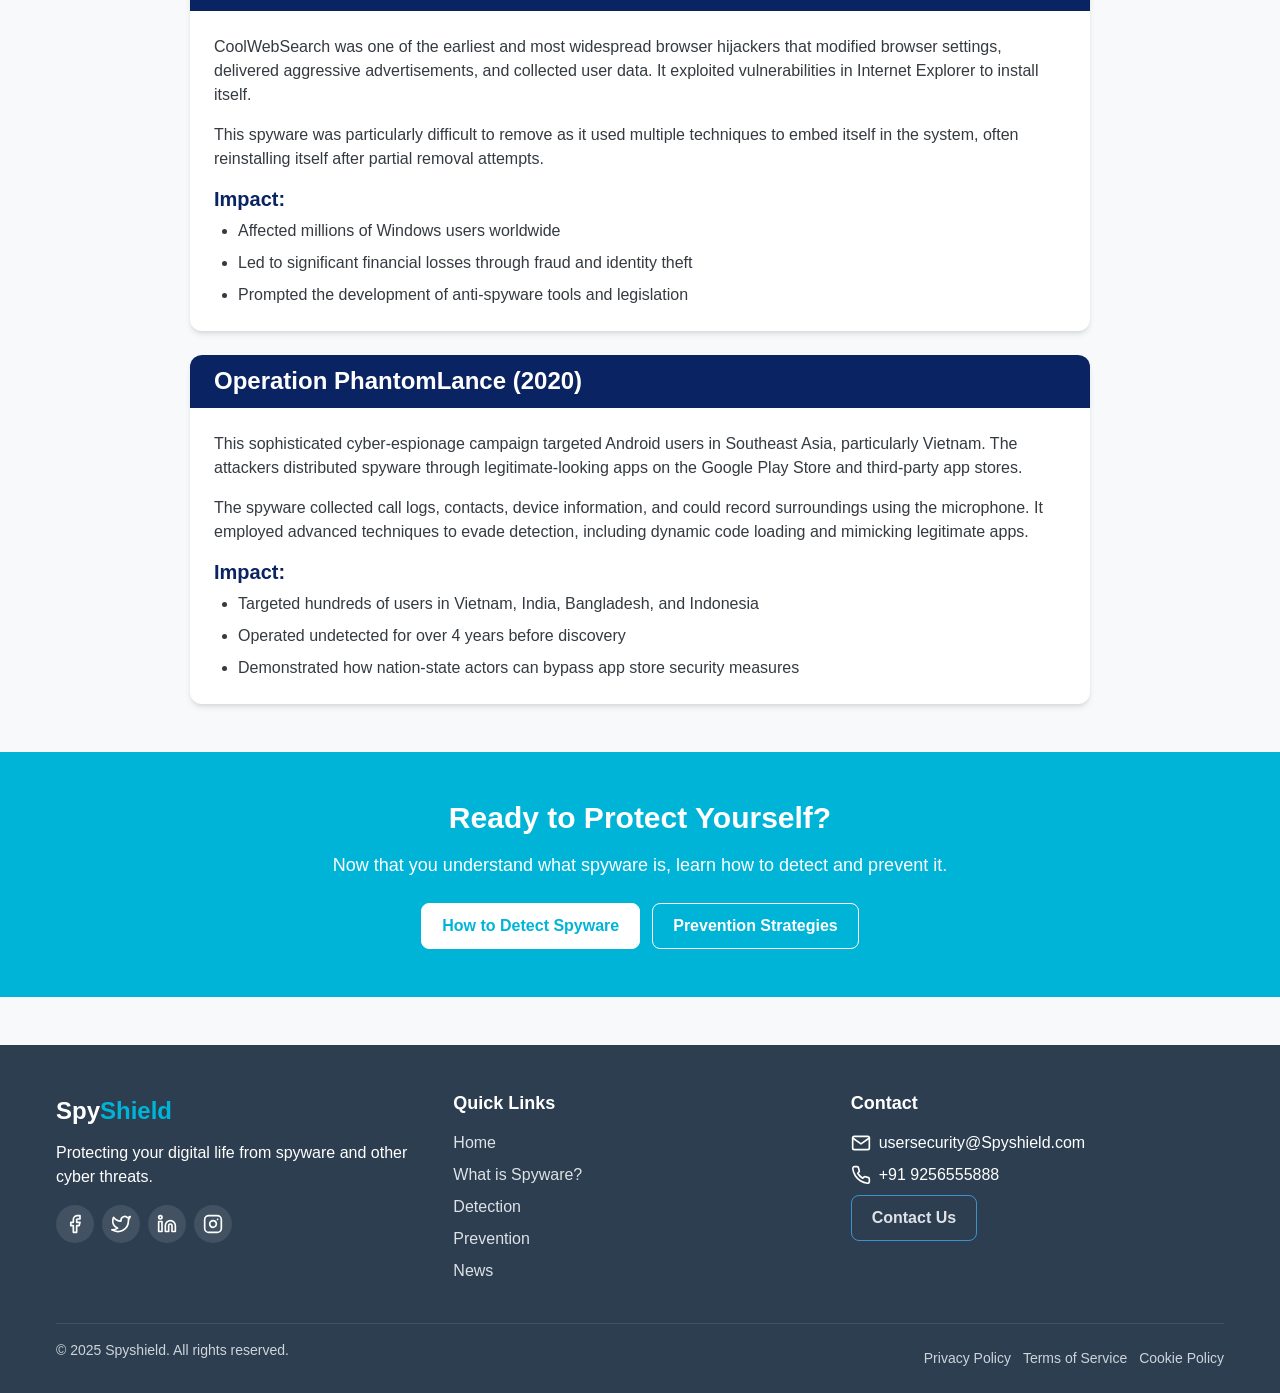
<file: what-is-spyware.html>
<!DOCTYPE html>
<html lang="en">
<head>
  <meta charset="UTF-8">
  <meta name="viewport" content="width=device-width, initial-scale=1.0">
  <title>What is Spyware? | Spyshield</title>
  <link rel="stylesheet" href="css/main.css">
  <link rel="stylesheet" href="css/what-is-spyware.css">
  <script src="js/main.js" defer></script>
  <script src="js/timeline.js" defer></script>
</head>
<body>
  <header id="main-header">
    <div class="container">
      <div class="logo">
        <a href="index.html">Spy<span>Shield</span></a>
      </div>
      <nav>
        <button class="mobile-menu-toggle" aria-label="Toggle menu">
          <span></span>
          <span></span>
          <span></span>
        </button>
        <ul class="main-nav">
          <li><a href="index.html">Home</a></li>
          <li><a href="what-is-spyware.html" class="active">What is Spyware?</a></li>
          <li><a href="detection.html">Detection</a></li>
          <li><a href="prevention.html">Prevention</a></li>
          <li><a href="news.html">News</a></li>

          <li><a href="contact.html">Contact Us</a></li>
        </ul>
      </nav>
      <div class="language-selector">
        <button id="language-toggle">
          <span class="current-language">EN</span>
          <span class="dropdown-arrow">▼</span>
        </button>
        <ul class="language-dropdown">
          <li data-lang="en" class="active">English</li>
          <li data-lang="hi">हिन्दी</li>
          
        </ul>
      </div>
    </div>
  </header>

  <main>
    <section class="page-hero">
      <div class="container">
        <h1>Understanding Spyware</h1>
        <p>Learn about what spyware is, how it works, and the various ways it can compromise your digital security.</p>
      </div>
    </section>

    <section class="definition-section">
      <div class="container">
        <div class="content-grid">
          <div class="text-content">
            <h2>What is Spyware?</h2>
            <p><strong>Spyware</strong> is malicious software designed to infiltrate your device without your consent, gather sensitive information, and transmit it to third parties. Unlike other forms of malware, spyware often operates silently in the background, making it particularly dangerous.</p>
            <p>Spyware can collect various types of data, including:</p>
            <ul>
              <li>Browsing history and habits</li>
              <li>Login credentials and passwords</li>
              <li>Banking and credit card information</li>
              <li>Personal messages and emails</li>
              <li>Location data</li>
              <li>Photos and files</li>
            </ul>
          </div>
          <div class="image-content">
            <div class="spyware-illustration"></div>
          </div>
        </div>
      </div>
    </section>

    <section class="timeline-section">
      <div class="container">
        <h2>The Evolution of Spyware</h2>
        <p>Spyware has evolved significantly over the decades, becoming increasingly sophisticated and difficult to detect.</p>
        
        <div class="timeline">
          <div class="timeline-track"></div>
          
          <div class="timeline-item" data-year="1995">
            <div class="timeline-content">
              <h3>Early Tracking Cookies</h3>
              <p>The first forms of web tracking emerged, using cookies to monitor user behavior online.</p>
            </div>
          </div>
          
          <div class="timeline-item" data-year="1999">
            <div class="timeline-content">
              <h3>First Commercial Spyware</h3>
              <p>Software marketed as "parental control" or "employee monitoring" tools began to appear, often with spyware-like capabilities.</p>
            </div>
          </div>
          
          <div class="timeline-item" data-year="2004">
            <div class="timeline-content">
              <h3>Rise of Adware Bundles</h3>
              <p>Spyware began to be bundled with free software and browser toolbars, collecting user data to serve targeted advertisements.</p>
            </div>
          </div>
          
          <div class="timeline-item" data-year="2010">
            <div class="timeline-content">
              <h3>Mobile Spyware Emerges</h3>
              <p>With the popularity of smartphones, spyware evolved to target mobile devices, often disguised as legitimate apps.</p>
            </div>
          </div>
          
          <div class="timeline-item" data-year="2014">
            <div class="timeline-content">
              <h3>State-Sponsored Spyware</h3>
              <p>Advanced spyware tools developed by governments for surveillance began to be exposed, revealing sophisticated capabilities.</p>
            </div>
          </div>
          
          <div class="timeline-item" data-year="2019">
            <div class="timeline-content">
              <h3>Zero-Click Attacks</h3>
              <p>Modern spyware no longer requires user interaction to infect devices, using zero-day vulnerabilities for silent installation.</p>
            </div>
          </div>
          
          <div class="timeline-item" data-year="2025">
            <div class="timeline-content">
              <h3>AI-Powered Spyware</h3>
              <p>Today's spyware uses artificial intelligence to evade detection, adapt to security measures, and extract valuable data.</p>
            </div>
          </div>
        </div>
      </div>
    </section>

    <section class="types-section">
      <div class="container">
        <h2>Common Types of Spyware</h2>
        <p>Spyware comes in various forms, each with different methods and targets.</p>
        
        <div class="types-grid">
          <div class="type-card" id="keyloggers">
            <div class="type-icon keylogger-icon"></div>
            <h3>Keyloggers</h3>
            <p>Record keystrokes to capture passwords, messages, and other sensitive information typed on a device.</p>
            <button class="learn-more-btn" data-type="keyloggers">Learn More</button>
            <div class="type-detail">
              <h4>How Keyloggers Work</h4>
              <p>Keyloggers record every keystroke made on a device, capturing passwords, credit card numbers, messages, and other sensitive information. They can be software-based or hardware devices plugged between a keyboard and computer.</p>
              <h4>Signs of Keylogger Infection</h4>
              <ul>
                <li>Unusual delays when typing</li>
                <li>Unexplained account breaches despite password changes</li>
                <li>Unfamiliar processes in task manager</li>
              </ul>
              <button class="close-detail">Close</button>
            </div>
          </div>
          
          <div class="type-card" id="adware">
            <div class="type-icon adware-icon"></div>
            <h3>Adware</h3>
            <p>Displays unwanted advertisements and collects browsing data to deliver targeted marketing content.</p>
            <button class="learn-more-btn" data-type="adware">Learn More</button>
            <div class="type-detail">
              <h4>How Adware Works</h4>
              <p>Adware monitors your browsing habits to display targeted advertisements. While some adware is legitimate, malicious variants can capture personal information and create security vulnerabilities.</p>
              <h4>Signs of Adware Infection</h4>
              <ul>
                <li>Excessive pop-up advertisements</li>
                <li>New toolbars or extensions in your browser</li>
                <li>Changed homepage or search engine</li>
                <li>Slow browser performance</li>
              </ul>
              <button class="close-detail">Close</button>
            </div>
          </div>
          
          <div class="type-card" id="trojans">
            <div class="type-icon trojan-icon"></div>
            <h3>Trojan Spyware</h3>
            <p>Disguised as legitimate software but contains hidden spying capabilities that activate once installed.</p>
            <button class="learn-more-btn" data-type="trojans">Learn More</button>
            <div class="type-detail">
              <h4>How Trojan Spyware Works</h4>
              <p>Trojans disguise themselves as legitimate software but contain hidden malicious code. Once installed, they can create backdoors for other malware, steal data, or give attackers remote access to your device.</p>
              <h4>Signs of Trojan Infection</h4>
              <ul>
                <li>Unexplained system crashes or blue screens</li>
                <li>Strange network activity when the device is idle</li>
                <li>Files appearing or disappearing</li>
                <li>Programs starting or closing on their own</li>
              </ul>
              <button class="close-detail">Close</button>
            </div>
          </div>
          
          
        </div>
      </div>
    </section>

    <section class="case-studies-section">
      <div class="container">
        <h2>Real-Life Spyware Incidents</h2>
        <p>Examining actual spyware attacks helps understand their impact and methods.</p>
        
        <div class="case-studies">
          <div class="case-study">
            <h3>The Pegasus Project (2021)</h3>
            <div class="case-content">
              <div class="case-details">
                <p>Pegasus is a sophisticated spyware developed by the NSO Group that can be installed on devices running certain versions of iOS and Android. The Pegasus Project investigation revealed it was used to target journalists, activists, and political figures worldwide.</p>
                <p>The spyware could be deployed through zero-click exploits, meaning no user interaction was required for infection. Once installed, it could access messages, emails, media, microphone, camera, calls, and location data.</p>
              </div>
              <div class="case-impact">
                <h4>Impact:</h4>
                <ul>
                  <li>Surveillance of over 50,000 phone numbers across multiple countries</li>
                  <li>Compromised privacy of journalists and human rights defenders</li>
                  <li>Raised serious concerns about government surveillance and digital rights</li>
                </ul>
              </div>
            </div>
          </div>
          
          <div class="case-study">
            <h3>CoolWebSearch (Early 2000s)</h3>
            <div class="case-content">
              <div class="case-details">
                <p>CoolWebSearch was one of the earliest and most widespread browser hijackers that modified browser settings, delivered aggressive advertisements, and collected user data. It exploited vulnerabilities in Internet Explorer to install itself.</p>
                <p>This spyware was particularly difficult to remove as it used multiple techniques to embed itself in the system, often reinstalling itself after partial removal attempts.</p>
              </div>
              <div class="case-impact">
                <h4>Impact:</h4>
                <ul>
                  <li>Affected millions of Windows users worldwide</li>
                  <li>Led to significant financial losses through fraud and identity theft</li>
                  <li>Prompted the development of anti-spyware tools and legislation</li>
                </ul>
              </div>
            </div>
          </div>
          
          <div class="case-study">
            <h3>Operation PhantomLance (2020)</h3>
            <div class="case-content">
              <div class="case-details">
                <p>This sophisticated cyber-espionage campaign targeted Android users in Southeast Asia, particularly Vietnam. The attackers distributed spyware through legitimate-looking apps on the Google Play Store and third-party app stores.</p>
                <p>The spyware collected call logs, contacts, device information, and could record surroundings using the microphone. It employed advanced techniques to evade detection, including dynamic code loading and mimicking legitimate apps.</p>
              </div>
              <div class="case-impact">
                <h4>Impact:</h4>
                <ul>
                  <li>Targeted hundreds of users in Vietnam, India, Bangladesh, and Indonesia</li>
                  <li>Operated undetected for over 4 years before discovery</li>
                  <li>Demonstrated how nation-state actors can bypass app store security measures</li>
                </ul>
              </div>
            </div>
          </div>
        </div>
      </div>
    </section>

    <section class="next-steps-section">
      <div class="container">
        <h2>Ready to Protect Yourself?</h2>
        <p>Now that you understand what spyware is, learn how to detect and prevent it.</p>
        <div class="next-steps-buttons">
          <a href="detection.html" class="btn btn-primary">How to Detect Spyware</a>
          <a href="prevention.html" class="btn btn-secondary">Prevention Strategies</a>
        </div>
      </div>
    </section>
  </main>

  <footer>
    <div class="container">
      <div class="footer-grid">
        <div class="footer-col">
          <div class="footer-logo">Spy<span>Shield</span></div>
          <p>Protecting your digital life from spyware and other cyber threats.</p>
          <div class="social-links">
            <a href="#" aria-label="Facebook"><span class="social-icon facebook-icon"></span></a>
            <a href="#" aria-label="Twitter"><span class="social-icon twitter-icon"></span></a>
            <a href="#" aria-label="LinkedIn"><span class="social-icon linkedin-icon"></span></a>
            <a href="#" aria-label="Instagram"><span class="social-icon instagram-icon"></span></a>
          </div>
        </div>
        <div class="footer-col">
          <h3>Quick Links</h3>
          <ul>
            <li><a href="index.html">Home</a></li>
            <li><a href="what-is-spyware.html">What is Spyware?</a></li>
            <li><a href="detection.html">Detection</a></li>
            <li><a href="prevention.html">Prevention</a></li>
            <li><a href="news.html">News</a></li>
          </ul>
        </div>
        
        <div class="footer-col">
          <h3>Contact</h3>
          <ul class="contact-info">
            <li><span class="contact-icon email-icon"></span> usersecurity@Spyshield.com</li>
            <li><span class="contact-icon phone-icon"></span> +91 9256555888</li>
            <li><a href="contact.html" class="btn btn-outline">Contact Us</a></li>
          </ul>
        </div>
      </div>
      <div class="footer-bottom">
        <p>&copy; 2025 Spyshield. All rights reserved.</p>
        <ul class="footer-policies">
          <li><a href="#">Privacy Policy</a></li>
          <li><a href="#">Terms of Service</a></li>
          <li><a href="#">Cookie Policy</a></li>
        </ul>
      </div>
    </div>
  </footer>
</body>
</html>
</file>
<file: css/main.css>
/* Main CSS Variables and Base Styles */
:root {
  /* Color Palette */
  --primary-dark: #0A2463;
  --primary: #3E92CC;
  --primary-light: #D8EEFE;
  --secondary: #00B4D8;
  --secondary-light: #CAF0F8;
  --accent: #FB8500;
  --accent-light: #FFD166;
  --warning: #EE6C4D;
  --success: #57CC99;
  --error: #E63946;
  --gray-100: #F8F9FA;
  --gray-200: #E9ECEF;
  --gray-300: #DEE2E6;
  --gray-400: #CED4DA;
  --gray-500: #ADB5BD;
  --gray-600: #6C757D;
  --gray-700: #495057;
  --gray-800: #343A40;
  --gray-900: #212529;
  --dark: #2C3E50;
  --white: #FFFFFF;
  
  /* Spacing */
  --space-1: 0.25rem;
  --space-2: 0.5rem;
  --space-3: 0.75rem;
  --space-4: 1rem;
  --space-5: 1.5rem;
  --space-6: 2rem;
  --space-7: 2.5rem;
  --space-8: 3rem;
  
  /* Typography */
  --font-family: -apple-system, BlinkMacSystemFont, "Segoe UI", Roboto, Helvetica, Arial, sans-serif;
  --font-size-xs: 0.75rem;
  --font-size-sm: 0.875rem;
  --font-size-md: 1rem;
  --font-size-lg: 1.125rem;
  --font-size-xl: 1.25rem;
  --font-size-2xl: 1.5rem;
  --font-size-3xl: 1.875rem;
  --font-size-4xl: 2.25rem;
  --font-size-5xl: 3rem;
  
  /* Border Radius */
  --radius-sm: 0.25rem;
  --radius-md: 0.5rem;
  --radius-lg: 0.75rem;
  --radius-full: 9999px;
  
  /* Shadows */
  --shadow-sm: 0 1px 2px 0 rgba(0, 0, 0, 0.05);
  --shadow-md: 0 4px 6px -1px rgba(0, 0, 0, 0.1), 0 2px 4px -1px rgba(0, 0, 0, 0.06);
  --shadow-lg: 0 10px 15px -3px rgba(0, 0, 0, 0.1), 0 4px 6px -2px rgba(0, 0, 0, 0.05);
  --shadow-xl: 0 20px 25px -5px rgba(0, 0, 0, 0.1), 0 10px 10px -5px rgba(0, 0, 0, 0.04);
  
  /* Transitions */
  --transition-fast: 150ms ease;
  --transition-normal: 250ms ease;
  --transition-slow: 350ms ease;
  
  /* Container */
  --container-max-width: 1200px;
  --container-padding: 1rem;
}

/* Reset and Base Styles */
*, *::before, *::after {
  box-sizing: border-box;
  margin: 0;
  padding: 0;
}

html {
  font-size: 16px;
  scroll-behavior: smooth;
}

body {
  font-family: var(--font-family);
  font-size: var(--font-size-md);
  line-height: 1.5;
  color: var(--gray-800);
  background-color: var(--gray-100);
  -webkit-font-smoothing: antialiased;
  -moz-osx-font-smoothing: grayscale;
}

img, picture, video, canvas, svg {
  display: block;
  max-width: 100%;
}

input, button, textarea, select {
  font: inherit;
}

h1, h2, h3, h4, h5, h6 {
  font-weight: 700;
  line-height: 1.2;
  margin-bottom: var(--space-4);
  color: var(--dark);
}

h1 {
  font-size: var(--font-size-4xl);
}

h2 {
  font-size: var(--font-size-3xl);
}

h3 {
  font-size: var(--font-size-2xl);
}

h4 {
  font-size: var(--font-size-xl);
}

h5 {
  font-size: var(--font-size-lg);
}

h6 {
  font-size: var(--font-size-md);
}

p {
  margin-bottom: var(--space-4);
}

a {
  color: var(--primary);
  text-decoration: none;
  transition: color var(--transition-fast);
}

a:hover {
  color: var(--primary-dark);
}

ul, ol {
  padding-left: var(--space-5);
  margin-bottom: var(--space-4);
}

li {
  margin-bottom: var(--space-2);
}

/* Utility Classes */
.container {
  width: 100%;
  max-width: var(--container-max-width);
  margin-left: auto;
  margin-right: auto;
  padding-left: var(--container-padding);
  padding-right: var(--container-padding);
}

.text-center {
  text-align: center;
}

.text-right {
  text-align: right;
}

.flex {
  display: flex;
}

.items-center {
  align-items: center;
}

.justify-between {
  justify-content: space-between;
}

.justify-center {
  justify-content: center;
}

.flex-col {
  flex-direction: column;
}

.grid {
  display: grid;
}

.hidden {
  display: none;
}

.sr-only {
  position: absolute;
  width: 1px;
  height: 1px;
  padding: 0;
  margin: -1px;
  overflow: hidden;
  clip: rect(0, 0, 0, 0);
  white-space: nowrap;
  border-width: 0;
}

/* Button Styles */
.btn {
  display: inline-block;
  font-weight: 600;
  text-align: center;
  white-space: nowrap;
  vertical-align: middle;
  cursor: pointer;
  user-select: none;
  border: 1px solid transparent;
  padding: 0.625rem 1.25rem;
  font-size: var(--font-size-md);
  line-height: 1.5;
  border-radius: var(--radius-md);
  transition: all var(--transition-normal);
}

.btn:disabled, .btn.disabled {
  opacity: 0.65;
  pointer-events: none;
}

.btn-primary {
  color: var(--white);
  background-color: var(--primary);
  border-color: var(--primary);
}

.btn-primary:hover {
  background-color: var(--primary-dark);
  border-color: var(--primary-dark);
  color: var(--white);
}

.btn-secondary {
  color: var(--white);
  background-color: var(--secondary);
  border-color: var(--secondary);
}

.btn-secondary:hover {
  background-color: #0090b0;
  border-color: #0090b0;
  color: var(--white);
}

.btn-accent {
  color: var(--white);
  background-color: var(--accent);
  border-color: var(--accent);
}

.btn-accent:hover {
  background-color: #e57a00;
  border-color: #e57a00;
  color: var(--white);
}

.btn-outline {
  color: var(--primary);
  background-color: transparent;
  border-color: var(--primary);
}

.btn-outline:hover {
  color: var(--white);
  background-color: var(--primary);
  border-color: var(--primary);
}

/* Header Styles */
#main-header {
  background-color: var(--white);
  box-shadow: var(--shadow-sm);
  position: sticky;
  top: 0;
  z-index: 100;
  padding: var(--space-3) 0;
}

#main-header .container {
  display: flex;
  align-items: center;
  justify-content: space-between;
}

.logo a {
  font-size: var(--font-size-2xl);
  font-weight: 700;
  color: var(--primary-dark);
  text-decoration: none;
}

.logo span {
  color: var(--secondary);
}

.main-nav {
  display: flex;
  list-style: none;
  margin: 0;
  padding: 0;
}

.main-nav li {
  margin: 0 var(--space-3);
  margin-bottom: 0;
}

.main-nav a {
  color: var(--gray-700);
  font-weight: 500;
  padding: var(--space-2) var(--space-1);
  position: relative;
}

.main-nav a:hover {
  color: var(--primary);
}

.main-nav a.active {
  color: var(--primary);
}

.main-nav a.active::after {
  content: '';
  position: absolute;
  bottom: -2px;
  left: 0;
  width: 100%;
  height: 2px;
  background-color: var(--primary);
}

.mobile-menu-toggle {
  display: none;
  background: none;
  border: none;
  cursor: pointer;
  padding: var(--space-2);
}

.mobile-menu-toggle span {
  display: block;
  width: 24px;
  height: 2px;
  background-color: var(--gray-700);
  margin: 5px 0;
  transition: all var(--transition-normal);
}

/* Language Selector */
.language-selector {
  position: relative;
  margin-left: var(--space-4);
}

#language-toggle {
  display: flex;
  align-items: center;
  background-color: transparent;
  border: 1px solid var(--gray-300);
  border-radius: var(--radius-md);
  padding: var(--space-2) var(--space-3);
  cursor: pointer;
  font-weight: 500;
}

.current-language {
  margin-right: var(--space-2);
}

.dropdown-arrow {
  font-size: var(--font-size-xs);
  color: var(--gray-600);
}

.language-dropdown {
  position: absolute;
  top: 100%;
  right: 0;
  background-color: var(--white);
  border: 1px solid var(--gray-300);
  border-radius: var(--radius-md);
  padding: 0;
  margin-top: var(--space-1);
  width: 150px;
  box-shadow: var(--shadow-md);
  opacity: 0;
  visibility: hidden;
  transform: translateY(-5px);
  transition: all var(--transition-normal);
  z-index: 100;
}

.language-selector.active .language-dropdown {
  opacity: 1;
  visibility: visible;
  transform: translateY(0);
}

.language-dropdown li {
  padding: var(--space-2) var(--space-3);
  cursor: pointer;
  list-style: none;
  margin-bottom: 0;
  transition: background var(--transition-fast);
}

.language-dropdown li:hover {
  background-color: var(--gray-100);
}

.language-dropdown li.active {
  background-color: var(--primary-light);
  color: var(--primary-dark);
  font-weight: 500;
}

/* Footer Styles */
footer {
  background-color: var(--dark);
  color: var(--white);
  padding: var(--space-8) 0 var(--space-4);
  margin-top: var(--space-8);
}

.footer-grid {
  display: grid;
  grid-template-columns: repeat(auto-fit, minmax(250px, 1fr));
  gap: var(--space-5);
  margin-bottom: var(--space-6);
}

.footer-logo {
  font-size: var(--font-size-2xl);
  font-weight: 700;
  margin-bottom: var(--space-3);
  color: var(--white);
}

.footer-logo span {
  color: var(--secondary);
}

.footer-col h3 {
  font-size: var(--font-size-lg);
  margin-bottom: var(--space-4);
  color: var(--white);
}

.footer-col ul {
  list-style: none;
  padding: 0;
  margin: 0;
}

.footer-col ul li {
  margin-bottom: var(--space-2);
}

.footer-col a {
  color: var(--gray-300);
  transition: color var(--transition-fast);
}

.footer-col a:hover {
  color: var(--white);
}

.social-links {
  display: flex;
  margin-top: var(--space-4);
}

.social-links a {
  display: flex;
  align-items: center;
  justify-content: center;
  width: 38px;
  height: 38px;
  border-radius: 50%;
  background-color: rgba(255, 255, 255, 0.1);
  margin-right: var(--space-2);
  transition: background-color var(--transition-fast);
}

.social-links a:hover {
  background-color: rgba(255, 255, 255, 0.2);
}

.social-icon {
  width: 20px;
  height: 20px;
  background-repeat: no-repeat;
  background-position: center;
  background-size: contain;
}

.facebook-icon {
  background-image: url("data:image/svg+xml,%3Csvg xmlns='http://www.w3.org/2000/svg' viewBox='0 0 24 24' fill='none' stroke='white' stroke-width='2' stroke-linecap='round' stroke-linejoin='round'%3E%3Cpath d='M18 2h-3a5 5 0 0 0-5 5v3H7v4h3v8h4v-8h3l1-4h-4V7a1 1 0 0 1 1-1h3z'%3E%3C/path%3E%3C/svg%3E");
}

.twitter-icon {
  background-image: url("data:image/svg+xml,%3Csvg xmlns='http://www.w3.org/2000/svg' viewBox='0 0 24 24' fill='none' stroke='white' stroke-width='2' stroke-linecap='round' stroke-linejoin='round'%3E%3Cpath d='M23 3a10.9 10.9 0 0 1-3.14 1.53 4.48 4.48 0 0 0-7.86 3v1A10.66 10.66 0 0 1 3 4s-4 9 5 13a11.64 11.64 0 0 1-7 2c9 5 20 0 20-11.5a4.5 4.5 0 0 0-.08-.83A7.72 7.72 0 0 0 23 3z'%3E%3C/path%3E%3C/svg%3E");
}

.linkedin-icon {
  background-image: url("data:image/svg+xml,%3Csvg xmlns='http://www.w3.org/2000/svg' viewBox='0 0 24 24' fill='none' stroke='white' stroke-width='2' stroke-linecap='round' stroke-linejoin='round'%3E%3Cpath d='M16 8a6 6 0 0 1 6 6v7h-4v-7a2 2 0 0 0-2-2 2 2 0 0 0-2 2v7h-4v-7a6 6 0 0 1 6-6z'%3E%3C/path%3E%3Crect x='2' y='9' width='4' height='12'%3E%3C/rect%3E%3Ccircle cx='4' cy='4' r='2'%3E%3C/circle%3E%3C/svg%3E");
}

.instagram-icon {
  background-image: url("data:image/svg+xml,%3Csvg xmlns='http://www.w3.org/2000/svg' viewBox='0 0 24 24' fill='none' stroke='white' stroke-width='2' stroke-linecap='round' stroke-linejoin='round'%3E%3Crect x='2' y='2' width='20' height='20' rx='5' ry='5'%3E%3C/rect%3E%3Cpath d='M16 11.37A4 4 0 1 1 12.63 8 4 4 0 0 1 16 11.37z'%3E%3C/path%3E%3Cline x1='17.5' y1='6.5' x2='17.51' y2='6.5'%3E%3C/line%3E%3C/svg%3E");
}

.contact-info {
  list-style: none;
  padding: 0;
  margin: 0;
}

.contact-info li {
  display: flex;
  align-items: center;
  margin-bottom: var(--space-3);
}

.contact-icon {
  width: 20px;
  height: 20px;
  margin-right: var(--space-2);
  background-repeat: no-repeat;
  background-position: center;
  background-size: contain;
}

.email-icon {
  background-image: url("data:image/svg+xml,%3Csvg xmlns='http://www.w3.org/2000/svg' viewBox='0 0 24 24' fill='none' stroke='white' stroke-width='2' stroke-linecap='round' stroke-linejoin='round'%3E%3Cpath d='M4 4h16c1.1 0 2 .9 2 2v12c0 1.1-.9 2-2 2H4c-1.1 0-2-.9-2-2V6c0-1.1.9-2 2-2z'%3E%3C/path%3E%3Cpolyline points='22,6 12,13 2,6'%3E%3C/polyline%3E%3C/svg%3E");
}

.phone-icon {
  background-image: url("data:image/svg+xml,%3Csvg xmlns='http://www.w3.org/2000/svg' viewBox='0 0 24 24' fill='none' stroke='white' stroke-width='2' stroke-linecap='round' stroke-linejoin='round'%3E%3Cpath d='M22 16.92v3a2 2 0 0 1-2.18 2 19.79 19.79 0 0 1-8.63-3.07 19.5 19.5 0 0 1-6-6 19.79 19.79 0 0 1-3.07-8.67A2 2 0 0 1 4.11 2h3a2 2 0 0 1 2 1.72 12.84 12.84 0 0 0 .7 2.81 2 2 0 0 1-.45 2.11L8.09 9.91a16 16 0 0 0 6 6l1.27-1.27a2 2 0 0 1 2.11-.45 12.84 12.84 0 0 0 2.81.7A2 2 0 0 1 22 16.92z'%3E%3C/path%3E%3C/svg%3E");
}

.footer-bottom {
  display: flex;
  justify-content: space-between;
  align-items: center;
  padding-top: var(--space-4);
  border-top: 1px solid rgba(255, 255, 255, 0.1);
  font-size: var(--font-size-sm);
  color: var(--gray-400);
}

.footer-policies {
  display: flex;
  list-style: none;
  padding: 0;
  margin: 0;
}

.footer-policies li {
  margin-left: var(--space-3);
  margin-bottom: 0;
}

.footer-policies a {
  color: var(--gray-400);
}

.footer-policies a:hover {
  color: var(--white);
}

/* Page Hero Styles */
.page-hero {
  background-color: var(--primary-dark);
  color: var(--white);
  padding: var(--space-8) 0;
  text-align: center;
}

.page-hero h1 {
  color: var(--white);
  margin-bottom: var(--space-3);
}

.page-hero p {
  font-size: var(--font-size-lg);
  color: var(--gray-100);
  max-width: 800px;
  margin: 0 auto;
}

/* CTA Section Styles */
.cta-section {
  background-color: var(--secondary);
  color: var(--white);
  padding: var(--space-7) 0;
  text-align: center;
}

.cta-section h2 {
  color: var(--white);
}

.cta-section p {
  max-width: 700px;
  margin: 0 auto var(--space-5);
  font-size: var(--font-size-lg);
}

.cta-buttons {
  display: flex;
  justify-content: center;
  gap: var(--space-3);
  flex-wrap: wrap;
}

/* Responsive Styles */
@media (max-width: 992px) {
  h1 {
    font-size: var(--font-size-3xl);
  }
  
  h2 {
    font-size: var(--font-size-2xl);
  }
  
  .footer-grid {
    grid-template-columns: repeat(2, 1fr);
  }
}

@media (max-width: 768px) {
  .mobile-menu-toggle {
    display: block;
    z-index: 200;
  }
  
  .main-nav {
    position: fixed;
    top: 0;
    right: -100%;
    width: 80%;
    max-width: 300px;
    height: 100vh;
    background-color: var(--white);
    box-shadow: var(--shadow-lg);
    flex-direction: column;
    padding: var(--space-8) var(--space-4);
    transition: right var(--transition-normal);
    z-index: 100;
  }
  
  .main-nav.active {
    right: 0;
  }
  
  .main-nav li {
    margin: var(--space-2) 0;
  }
  
  .mobile-menu-toggle.active span:nth-child(1) {
    transform: rotate(45deg) translate(5px, 5px);
  }
  
  .mobile-menu-toggle.active span:nth-child(2) {
    opacity: 0;
  }
  
  .mobile-menu-toggle.active span:nth-child(3) {
    transform: rotate(-45deg) translate(5px, -5px);
  }
  
  .footer-bottom {
    flex-direction: column;
    text-align: center;
  }
  
  .footer-policies {
    margin-top: var(--space-3);
    justify-content: center;
  }
  
  .footer-policies li:first-child {
    margin-left: 0;
  }
}

@media (max-width: 576px) {
  h1 {
    font-size: var(--font-size-2xl);
  }
  
  h2 {
    font-size: var(--font-size-xl);
  }
  
  .footer-grid {
    grid-template-columns: 1fr;
  }
  
  .cta-buttons {
    flex-direction: column;
    align-items: center;
  }
  
  .btn {
    width: 100%;
    max-width: 300px;
    margin-bottom: var(--space-2);
  }
}
</file>
<file: css/contact.css>
/* Contact Page Specific Styles */

/* Contact Hero Section */
.contact-hero {
    background: linear-gradient(135deg, var(--primary-dark) 0%, var(--primary) 100%);
    color: var(--white);
    padding: var(--space-8) 0;
    text-align: center;
  }
  
  .contact-hero h1 {
    color: var(--white);
    margin-bottom: var(--space-3);
  }
  
  .contact-hero p {
    max-width: 600px;
    margin: 0 auto;
    color: var(--gray-100);
  }
  
  /* Contact Grid Section */
  .contact-grid-section {
    padding: var(--space-8) 0;
    background-color: var(--white);
  }
  
  .contact-grid {
    display: grid;
    grid-template-columns: 1fr 1.5fr;
    gap: var(--space-6);
    align-items: start;
  }
  
  /* Contact Info */
  .contact-info-card {
    background-color: var(--gray-100);
    border-radius: var(--radius-lg);
    padding: var(--space-5);
  }
  
  .contact-method {
    display: flex;
    align-items: center;
    margin-bottom: var(--space-4);
  }
  
  .contact-method:last-child {
    margin-bottom: 0;
  }
  
  .method-icon {
    width: 40px;
    height: 40px;
    margin-right: var(--space-3);
    background-repeat: no-repeat;
    background-position: center;
    background-size: contain;
  }
  
  .phone-method-icon {
    background-image: url("data:image/svg+xml,%3Csvg xmlns='http://www.w3.org/2000/svg' viewBox='0 0 24 24' fill='none' stroke='%233E92CC' stroke-width='2' stroke-linecap='round' stroke-linejoin='round'%3E%3Cpath d='M22 16.92v3a2 2 0 0 1-2.18 2 19.79 19.79 0 0 1-8.63-3.07 19.5 19.5 0 0 1-6-6 19.79 19.79 0 0 1-3.07-8.67A2 2 0 0 1 4.11 2h3a2 2 0 0 1 2 1.72 12.84 12.84 0 0 0 .7 2.81 2 2 0 0 1-.45 2.11L8.09 9.91a16 16 0 0 0 6 6l1.27-1.27a2 2 0 0 1 2.11-.45 12.84 12.84 0 0 0 2.81.7A2 2 0 0 1 22 16.92z'%3E%3C/path%3E%3C/svg%3E");
  }
  
  .email-method-icon {
    background-image: url("data:image/svg+xml,%3Csvg xmlns='http://www.w3.org/2000/svg' viewBox='0 0 24 24' fill='none' stroke='%233E92CC' stroke-width='2' stroke-linecap='round' stroke-linejoin='round'%3E%3Cpath d='M4 4h16c1.1 0 2 .9 2 2v12c0 1.1-.9 2-2 2H4c-1.1 0-2-.9-2-2V6c0-1.1.9-2 2-2z'%3E%3C/path%3E%3Cpolyline points='22,6 12,13 2,6'%3E%3C/polyline%3E%3C/svg%3E");
  }
  
  .location-method-icon {
    background-image: url("data:image/svg+xml,%3Csvg xmlns='http://www.w3.org/2000/svg' viewBox='0 0 24 24' fill='none' stroke='%233E92CC' stroke-width='2' stroke-linecap='round' stroke-linejoin='round'%3E%3Cpath d='M21 10c0 7-9 13-9 13s-9-6-9-13a9 9 0 0 1 18 0z'%3E%3C/path%3E%3Ccircle cx='12' cy='10' r='3'%3E%3C/circle%3E%3C/svg%3E");
  }
  
  .method-details h3 {
    margin-bottom: var(--space-1);
  }
  
  .method-details p {
    color: var(--gray-700);
    margin-bottom: 0;
  }
  
  .social-links-grid {
    display: grid;
    grid-template-columns: repeat(4, 1fr);
    gap: var(--space-3);
    margin-top: var(--space-4);
  }
  
  .social-link {
    background-color: var(--white);
    border-radius: var(--radius-md);
    padding: var(--space-3);
    text-align: center;
    transition: all var(--transition-normal);
  }
  
  .social-link:hover {
    transform: translateY(-3px);
    box-shadow: var(--shadow-md);
  }
  
  .social-icon {
    width: 24px;
    height: 24px;
    margin: 0 auto var(--space-2);
    background-repeat: no-repeat;
    background-position: center;
    background-size: contain;
  }
  
  .social-link p {
    font-size: var(--font-size-sm);
    margin: 0;
  }
  
  /* Contact Form */
  .contact-form {
    background-color: var(--white);
    border-radius: var(--radius-lg);
    padding: var(--space-5);
    box-shadow: var(--shadow-md);
  }
  
  .form-group {
    margin-bottom: var(--space-4);
  }
  
  .form-group label {
    display: block;
    margin-bottom: var(--space-2);
    color: var(--gray-800);
    font-weight: 500;
  }
  
  .form-group input,
  .form-group textarea,
  .form-group select {
    width: 100%;
    padding: var(--space-3);
    border: 1px solid var(--gray-300);
    border-radius: var(--radius-md);
    font-size: var(--font-size-md);
    transition: border-color var(--transition-fast);
  }
  
  .form-group input:focus,
  .form-group textarea:focus,
  .form-group select:focus {
    outline: none;
    border-color: var(--primary);
    box-shadow: 0 0 0 2px var(--primary-light);
  }
  
  .form-group textarea {
    height: 150px;
    resize: vertical;
  }
  
  .form-group select {
    appearance: none;
    background-image: url("data:image/svg+xml,%3Csvg xmlns='http://www.w3.org/2000/svg' viewBox='0 0 24 24' fill='none' stroke='%236C757D' stroke-width='2' stroke-linecap='round' stroke-linejoin='round'%3E%3Cpolyline points='6 9 12 15 18 9'%3E%3C/polyline%3E%3C/svg%3E");
    background-repeat: no-repeat;
    background-position: right var(--space-3) center;
    background-size: 16px;
    padding-right: var(--space-8);
  }
  
  .form-submit {
    text-align: right;
  }
  
  /* FAQ Section */
  .faq-section {
    padding: var(--space-8) 0;
    background-color: var(--gray-100);
  }
  
  .faq-section h2 {
    text-align: center;
    margin-bottom: var(--space-6);
  }
  
  .faq-grid {
    display: grid;
    grid-template-columns: repeat(auto-fit, minmax(300px, 1fr));
    gap: var(--space-4);
  }
  
  .faq-item {
    background-color: var(--white);
    border-radius: var(--radius-lg);
    padding: var(--space-4);
    box-shadow: var(--shadow-sm);
    transition: all var(--transition-normal);
  }
  
  .faq-item:hover {
    transform: translateY(-3px);
    box-shadow: var(--shadow-md);
  }
  
  .faq-item h3 {
    margin-bottom: var(--space-2);
    color: var(--primary-dark);
  }
  
  .faq-item p {
    color: var(--gray-700);
    margin-bottom: 0;
  }
  
  /* Map Section */
  .map-section {
    padding: var(--space-8) 0;
    background-color: var(--white);
  }
  
  .map-container {
    position: relative;
    height: 400px;
    background-color: var(--gray-200);
    border-radius: var(--radius-lg);
    overflow: hidden;
  }
  
  .map-overlay {
    position: relative;
    top: 0;
    left: 0;
    width: 100%;
    height: 100%;
    background-color: rgba(0, 0, 0, 0.1);
    display:block;
    align-items: center;
    justify-content: center;
  }
  
  
  .map-message {
    background-color: var(--white);
    padding: var(--space-4);
    border-radius: var(--radius-md);
    box-shadow: var(--shadow-md);
    text-align: center;
  }
  
  .map-message p {
    margin-bottom: var(--space-3);
  }
  
  /* Responsive Styles */
  @media (max-width: 992px) {
    .contact-grid {
      grid-template-columns: 1fr;
    }
    
    .contact-info-card {
      order: 2;
    }
    
    .contact-form {
      order: 1;
    }
  }
  
  @media (max-width: 768px) {
    .social-links-grid {
      grid-template-columns: repeat(2, 1fr);
    }
    
    .map-container {
      height: 300px;
    }
  }
  
  @media (max-width: 576px) {
    .contact-method {
      flex-direction: column;
      text-align: center;
    }
    
    .method-icon {
      margin: 0 auto var(--space-2);
    }
    
    .form-submit {
      text-align: center;
    }
    
    .form-submit .btn {
      width: 100%;
    }
  }
</file>
<file: css/detection.css>
/* Detection Page Specific Styles */

/* Warning Signs Section */
.warning-signs-section {
  padding: var(--space-8) 0;
  background-color: var(--white);
}

.warning-signs-section h2,
.warning-signs-section > p {
  text-align: center;
  max-width: 800px;
  margin-left: auto;
  margin-right: auto;
}

.warning-signs-section > p {
  margin-bottom: var(--space-6);
}

.signs-grid {
  display: grid;
  grid-template-columns: repeat(auto-fit, minmax(250px, 1fr));
  gap: var(--space-4);
  margin-top: var(--space-5);
}

.sign-card {
  background-color: var(--gray-100);
  border-radius: var(--radius-lg);
  padding: var(--space-4);
  display: flex;
  flex-direction: column;
  align-items: center;
  text-align: center;
  transition: all var(--transition-normal);
}

.sign-card:hover {
  box-shadow: var(--shadow-md);
  transform: translateY(-5px);
}

.sign-icon {
  width: 50px;
  height: 50px;
  margin-bottom: var(--space-3);
  background-repeat: no-repeat;
  background-position: center;
  background-size: contain;
}

.battery-icon {
  background-image: url("data:image/svg+xml,%3Csvg xmlns='http://www.w3.org/2000/svg' viewBox='0 0 24 24' fill='none' stroke='%23E63946' stroke-width='2' stroke-linecap='round' stroke-linejoin='round'%3E%3Crect x='2' y='7' width='16' height='10' rx='2' ry='2'%3E%3C/rect%3E%3Cline x1='22' y1='11' x2='22' y2='13'%3E%3C/line%3E%3Cline x1='6' y1='11' x2='6' y2='13'%3E%3C/line%3E%3Cline x1='10' y1='11' x2='10' y2='13'%3E%3C/line%3E%3Cline x1='14' y1='11' x2='14' y2='13'%3E%3C/line%3E%3C/svg%3E");
}

.performance-icon {
  background-image: url("data:image/svg+xml,%3Csvg xmlns='http://www.w3.org/2000/svg' viewBox='0 0 24 24' fill='none' stroke='%233E92CC' stroke-width='2' stroke-linecap='round' stroke-linejoin='round'%3E%3Cpolyline points='22 12 18 12 15 21 9 3 6 12 2 12'%3E%3C/polyline%3E%3C/svg%3E");
}

.heat-icon {
  background-image: url("data:image/svg+xml,%3Csvg xmlns='http://www.w3.org/2000/svg' viewBox='0 0 24 24' fill='none' stroke='%23FB8500' stroke-width='2' stroke-linecap='round' stroke-linejoin='round'%3E%3Cpath d='M14 4v10.54a4 4 0 1 1-4 0V4a2 2 0 0 1 4 0Z'%3E%3C/path%3E%3C/svg%3E");
}

.data-icon {
  background-image: url("data:image/svg+xml,%3Csvg xmlns='http://www.w3.org/2000/svg' viewBox='0 0 24 24' fill='none' stroke='%2357CC99' stroke-width='2' stroke-linecap='round' stroke-linejoin='round'%3E%3Cpath d='M14.5 2H6a2 2 0 0 0-2 2v16a2 2 0 0 0 2 2h12a2 2 0 0 0 2-2V7.5L14.5 2z'%3E%3C/path%3E%3Cpolyline points='14 2 14 8 20 8'%3E%3C/polyline%3E%3Cpath d='M12 18v-6'%3E%3C/path%3E%3Cpath d='M8 18v-1'%3E%3C/path%3E%3Cpath d='M16 18v-3'%3E%3C/path%3E%3C/svg%3E");
}

.strange-activity-icon {
  background-image: url("data:image/svg+xml,%3Csvg xmlns='http://www.w3.org/2000/svg' viewBox='0 0 24 24' fill='none' stroke='%232C3E50' stroke-width='2' stroke-linecap='round' stroke-linejoin='round'%3E%3Cpath d='M21 11.5a8.38 8.38 0 0 1-.9 3.8 8.5 8.5 0 0 1-7.6 4.7 8.38 8.38 0 0 1-3.8-.9L3 21l1.9-5.7a8.38 8.38 0 0 1-.9-3.8 8.5 8.5 0 0 1 4.7-7.6 8.38 8.38 0 0 1 3.8-.9h.5a8.48 8.48 0 0 1 8 8v.5z'%3E%3C/path%3E%3C/svg%3E");
}

.popup-icon {
  background-image: url("data:image/svg+xml,%3Csvg xmlns='http://www.w3.org/2000/svg' viewBox='0 0 24 24' fill='none' stroke='%23E63946' stroke-width='2' stroke-linecap='round' stroke-linejoin='round'%3E%3Crect x='3' y='3' width='18' height='18' rx='2'%3E%3C/rect%3E%3Crect x='7' y='7' width='10' height='10' rx='1'%3E%3C/rect%3E%3C/svg%3E");
}

.settings-icon {
  background-image: url("data:image/svg+xml,%3Csvg xmlns='http://www.w3.org/2000/svg' viewBox='0 0 24 24' fill='none' stroke='%2300B4D8' stroke-width='2' stroke-linecap='round' stroke-linejoin='round'%3E%3Cpath d='M12.22 2h-.44a2 2 0 0 0-2 2v.18a2 2 0 0 1-1 1.73l-.43.25a2 2 0 0 1-2 0l-.15-.08a2 2 0 0 0-2.73.73l-.22.38a2 2 0 0 0 .73 2.73l.15.1a2 2 0 0 1 1 1.72v.51a2 2 0 0 1-1 1.74l-.15.09a2 2 0 0 0-.73 2.73l.22.38a2 2 0 0 0 2.73.73l.15-.08a2 2 0 0 1 2 0l.43.25a2 2 0 0 1 1 1.73V20a2 2 0 0 0 2 2h.44a2 2 0 0 0 2-2v-.18a2 2 0 0 1 1-1.73l.43-.25a2 2 0 0 1 2 0l.15.08a2 2 0 0 0 2.73-.73l.22-.39a2 2 0 0 0-.73-2.73l-.15-.08a2 2 0 0 1-1-1.74v-.5a2 2 0 0 1 1-1.74l.15-.09a2 2 0 0 0 .73-2.73l-.22-.38a2 2 0 0 0-2.73-.73l-.15.08a2 2 0 0 1-2 0l-.43-.25a2 2 0 0 1-1-1.73V4a2 2 0 0 0-2-2z'%3E%3C/path%3E%3Ccircle cx='12' cy='12' r='3'%3E%3C/circle%3E%3C/svg%3E");
}

.unknown-apps-icon {
  background-image: url("data:image/svg+xml,%3Csvg xmlns='http://www.w3.org/2000/svg' viewBox='0 0 24 24' fill='none' stroke='%23FB8500' stroke-width='2' stroke-linecap='round' stroke-linejoin='round'%3E%3Crect x='2' y='6' width='20' height='12' rx='2'%3E%3C/rect%3E%3Cpath d='M12 12h.01'%3E%3C/path%3E%3Cpath d='M17 12h.01'%3E%3C/path%3E%3Cpath d='M7 12h.01'%3E%3C/path%3E%3C/svg%3E");
}

.sign-card h3 {
  font-size: var(--font-size-lg);
  margin-bottom: var(--space-2);
}

.sign-card p {
  color: var(--gray-700);
  margin-bottom: 0;
}

/* Diagnosis Quiz Section */
.diagnosis-quiz-section {
  padding: var(--space-8) 0;
  background-color: var(--gray-100);
}

.diagnosis-quiz-section h2,
.diagnosis-quiz-section > p {
  text-align: center;
  max-width: 800px;
  margin-left: auto;
  margin-right: auto;
}

.diagnosis-quiz-section > p {
  margin-bottom: var(--space-6);
}

.quiz-container {
  max-width: 800px;
  margin: 0 auto;
  background-color: var(--white);
  border-radius: var(--radius-lg);
  box-shadow: var(--shadow-md);
  padding: var(--space-5);
}

.quiz-progress {
  margin-bottom: var(--space-5);
}

.progress-bar {
  width: 100%;
  height: 8px;
  background-color: var(--gray-200);
  border-radius: var(--radius-full);
  margin-bottom: var(--space-2);
  overflow: hidden;
}

.progress-fill {
  height: 100%;
  background-color: var(--primary);
  border-radius: var(--radius-full);
  width: 10%;
  transition: width var(--transition-normal);
}

.progress-text {
  text-align: right;
  font-size: var(--font-size-sm);
  color: var(--gray-600);
}

.quiz-content {
  position: relative;
  min-height: 300px;
}

.quiz-question {
  position: absolute;
  top: 0;
  left: 0;
  width: 100%;
  opacity: 0;
  transform: translateX(50px);
  transition: all var(--transition-normal);
  pointer-events: none;
}

.quiz-question.active {
  opacity: 1;
  transform: translateX(0);
  position: relative;
  pointer-events: auto;
}

.quiz-question h3 {
  margin-bottom: var(--space-4);
}

.quiz-options {
  display: flex;
  flex-direction: column;
  gap: var(--space-3);
}

.quiz-option {
  display: flex;
  align-items: center;
  padding: var(--space-3) var(--space-4);
  border: 1px solid var(--gray-300);
  border-radius: var(--radius-md);
  cursor: pointer;
  transition: all var(--transition-fast);
}

.quiz-option:hover {
  background-color: var(--gray-100);
}

.quiz-option input[type="radio"] {
  margin-right: var(--space-3);
}

.quiz-option input[type="radio"]:checked + .option-text {
  font-weight: 600;
  color: var(--primary);
}

.quiz-option input[type="radio"]:checked {
  accent-color: var(--primary);
}

.quiz-option.selected {
  border-color: var(--primary);
  background-color: var(--primary-light);
}

.quiz-results {
  position: absolute;
  top: 0;
  left: 0;
  width: 100%;
  opacity: 0;
  transform: translateX(50px);
  transition: all var(--transition-normal);
  pointer-events: none;
}

.quiz-results.active {
  opacity: 1;
  transform: translateX(0);
  position: relative;
  pointer-events: auto;
}

.risk-meter {
  position: relative;
  height: 30px;
  background: linear-gradient(90deg, var(--success) 0%, var(--accent) 50%, var(--error) 100%);
  border-radius: var(--radius-full);
  margin: var(--space-5) 0;
}

.risk-level {
  position: absolute;
  top: -10px;
  width: 20px;
  height: 50px;
  background-color: var(--white);
  border: 2px solid var(--dark);
  border-radius: var(--radius-sm);
  transform: translateX(-50%);
  transition: left var(--transition-slow);
}

.risk-labels {
  display: flex;
  justify-content: space-between;
  padding: 0 var(--space-2);
  font-size: var(--font-size-sm);
  color: var(--gray-700);
}

.results-content {
  margin-bottom: var(--space-5);
  padding: var(--space-4);
  border-radius: var(--radius-md);
  background-color: var(--gray-100);
}

.results-actions {
  display: flex;
  gap: var(--space-3);
  justify-content: center;
}

.quiz-navigation {
  display: flex;
  justify-content: space-between;
  margin-top: var(--space-5);
}

/* Simulator Section */
.simulator-section {
  padding: var(--space-8) 0;
  background-color: var(--white);
}

.simulator-section h2,
.simulator-section > p {
  text-align: center;
  max-width: 800px;
  margin-left: auto;
  margin-right: auto;
}

.simulator-section > p {
  margin-bottom: var(--space-6);
}

.simulator-container {
  display: grid;
  grid-template-columns: 1fr 1.5fr;
  gap: var(--space-5);
  max-width: 1000px;
  margin: 0 auto;
}

.simulator-device {
  position: relative;
  max-width: 300px;
  margin: 0 auto;
}

.device-screen {
  background-color: var(--white);
  border: 12px solid var(--dark);
  border-radius: 24px;
  position: relative;
  height: 530px;
  width: 100%;
  overflow: hidden;
  box-shadow: var(--shadow-lg);
}

.device-content {
  position: absolute;
  top: 0;
  left: 0;
  width: 100%;
  height: 100%;
  padding: var(--space-2);
  z-index: 1;
}

.sim-app-grid {
  display: grid;
  grid-template-columns: repeat(2, 1fr);
  gap: var(--space-2);
  height: 70%;
}

.sim-app {
  background-color: var(--gray-200);
  border-radius: var(--radius-md);
  display: flex;
  align-items: center;
  justify-content: center;
  font-weight: 500;
  color: var(--gray-800);
  cursor: pointer;
  transition: all var(--transition-fast);
}

.sim-app:hover {
  background-color: var(--gray-300);
}

.sim-app-view {
  height: 30%;
  margin-top: var(--space-2);
  background-color: var(--gray-200);
  border-radius: var(--radius-md);
  padding: var(--space-2);
  display: flex;
  align-items: center;
  justify-content: center;
  color: var(--gray-800);
  font-style: italic;
}

.spyware-overlay {
  position: absolute;
  top: 0;
  left: 0;
  width: 100%;
  height: 100%;
  pointer-events: none;
  z-index: 2;
}

.data-stream {
  position: absolute;
  top: 0;
  left: 0;
  width: 100%;
  height: 100%;
  opacity: 0;
  background-image: radial-gradient(
    circle at center,
    rgba(230, 57, 70, 0.2) 0%,
    rgba(230, 57, 70, 0) 70%
  );
  transition: opacity var(--transition-normal);
}

.infiltration-points {
  position: absolute;
  top: 0;
  left: 0;
  width: 100%;
  height: 100%;
}

.simulator-controls {
  display: flex;
  flex-direction: column;
  gap: var(--space-4);
}

.control-panel {
  background-color: var(--gray-100);
  border-radius: var(--radius-lg);
  padding: var(--space-4);
}

.control-panel h3 {
  margin-bottom: var(--space-3);
}

.control-buttons {
  display: flex;
  gap: var(--space-2);
  margin-bottom: var(--space-4);
}

.simulation-info {
  background-color: var(--white);
  border-radius: var(--radius-md);
  padding: var(--space-3);
}

#sim-status {
  font-weight: 600;
  color: var(--primary);
}

.info-detail {
  margin-top: var(--space-3);
}

.info-detail p {
  margin-bottom: var(--space-2);
}

.info-detail ul {
  padding-left: var(--space-4);
  margin-bottom: 0;
}

.data-panel {
  background-color: var(--gray-100);
  border-radius: var(--radius-lg);
  padding: var(--space-4);
  flex-grow: 1;
}

.data-panel h3 {
  margin-bottom: var(--space-3);
}

.accessed-data {
  background-color: var(--white);
  border-radius: var(--radius-md);
  padding: var(--space-3);
  height: 200px;
  overflow-y: auto;
}

.data-placeholder {
  color: var(--gray-600);
  font-style: italic;
}

/* Checklist Section */
.checklist-section {
  padding: var(--space-8) 0;
  background-color: var(--gray-100);
}

.checklist-section h2,
.checklist-section > p {
  text-align: center;
  max-width: 800px;
  margin-left: auto;
  margin-right: auto;
}

.checklist-section > p {
  margin-bottom: var(--space-6);
}

.checklist-container {
  max-width: 900px;
  margin: 0 auto;
}

.checklist-item {
  display: flex;
  gap: var(--space-4);
  margin-bottom: var(--space-6);
}

.checklist-item:last-child {
  margin-bottom: 0;
}

.check-number {
  width: 40px;
  height: 40px;
  background-color: var(--primary);
  border-radius: 50%;
  display: flex;
  align-items: center;
  justify-content: center;
  color: var(--white);
  font-weight: 700;
  font-size: var(--font-size-lg);
  flex-shrink: 0;
}

.check-content {
  flex-grow: 1;
  background-color: var(--white);
  border-radius: var(--radius-lg);
  padding: var(--space-4);
  box-shadow: var(--shadow-md);
}

.check-content h3 {
  margin-bottom: var(--space-2);
}

.check-content > p {
  margin-bottom: var(--space-4);
}

.check-instructions h4 {
  margin-bottom: var(--space-3);
  color: var(--primary-dark);
}

.tab-container {
  border: 1px solid var(--gray-300);
  border-radius: var(--radius-md);
  overflow: hidden;
}

.tab-buttons {
  display: flex;
  background-color: var(--gray-100);
  border-bottom: 1px solid var(--gray-300);
}

.tab-btn {
  flex: 1;
  background: none;
  border: none;
  padding: var(--space-2) var(--space-3);
  font-weight: 500;
  cursor: pointer;
  transition: all var(--transition-fast);
}

.tab-btn.active {
  background-color: var(--white);
  color: var(--primary);
  box-shadow: inset 0 -2px 0 var(--primary);
}

.tab-content {
  padding: var(--space-4);
}

.tab-pane {
  display: none;
}

.tab-pane.active {
  display: block;
}

.tab-pane ol {
  margin-bottom: 0;
}

.security-tools {
  display: grid;
  grid-template-columns: repeat(auto-fit, minmax(200px, 1fr));
  gap: var(--space-3);
  margin-bottom: var(--space-4);
}

.tool-card {
  background-color: var(--gray-100);
  border-radius: var(--radius-md);
  padding: var(--space-3);
  text-align: center;
}

.tool-logo {
  width:.50px;
  height: 50px;
  margin: 0 auto var(--space-2);
  background-color: var(--gray-300);
  border-radius: 50%;
}

.tool-card h5 {
  margin-bottom: var(--space-1);
}

.tool-card p {
  font-size: var(--font-size-sm);
  margin-bottom: var(--space-2);
}

.tool-link {
  font-size: var(--font-size-sm);
  font-weight: 500;
}

.scan-tips h5 {
  margin-bottom: var(--space-2);
}

.scan-tips ul {
  margin-bottom: 0;
}

kbd {
  background-color: var(--gray-200);
  border: 1px solid var(--gray-300);
  border-radius: 3px;
  box-shadow: 0 1px 0 rgba(0, 0, 0, 0.2);
  color: var(--gray-800);
  display: inline-block;
  font-size: var(--font-size-xs);
  line-height: 1;
  padding: 2px 4px;
  margin: 0 2px;
}

/* Next Steps Section */
.next-steps-section {
  padding: var(--space-8) 0;
  background-color: var(--primary-light);
  text-align: center;
}

.next-steps-section h2 {
  margin-bottom: var(--space-4);
}

.next-steps-section p {
  max-width: 700px;
  margin: 0 auto var(--space-5);
}

.next-steps-grid {
  display: grid;
  grid-template-columns: repeat(auto-fit, minmax(220px, 1fr));
  gap: var(--space-4);
  max-width: 900px;
  margin: 0 auto var(--space-6);
}

.step-card {
  background-color: var(--white);
  border-radius: var(--radius-lg);
  padding: var(--space-4);
  text-align: center;
  box-shadow: var(--shadow-sm);
  transition: all var(--transition-normal);
}

.step-card:hover {
  transform: translateY(-5px);
  box-shadow: var(--shadow-md);
}

.step-icon {
  width: 60px;
  height: 60px;
  margin: 0 auto var(--space-3);
  background-repeat: no-repeat;
  background-position: center;
  background-size: contain;
}

.disconnect-icon {
  background-image: url("data:image/svg+xml,%3Csvg xmlns='http://www.w3.org/2000/svg' viewBox='0 0 24 24' fill='none' stroke='%23E63946' stroke-width='2' stroke-linecap='round' stroke-linejoin='round'%3E%3Cpath d='M18 6 6 18'%3E%3C/path%3E%3Cpath d='m6 6 12 12'%3E%3C/path%3E%3C/svg%3E");
}

.backup-icon {
  background-image: url("data:image/svg+xml,%3Csvg xmlns='http://www.w3.org/2000/svg' viewBox='0 0 24 24' fill='none' stroke='%233E92CC' stroke-width='2' stroke-linecap='round' stroke-linejoin='round'%3E%3Cpath d='M20 16.2A4.5 4.5 0 0 0 17.5 8h-1.8A7 7 0 1 0 4 14.9'%3E%3C/path%3E%3Cpath d='M12 12v9'%3E%3C/path%3E%3Cpath d='m16 16-4-4-4 4'%3E%3C/path%3E%3C/svg%3E");
}

.remove-icon {
  background-image: url("data:image/svg+xml,%3Csvg xmlns='http://www.w3.org/2000/svg' viewBox='0 0 24 24' fill='none' stroke='%2357CC99' stroke-width='2' stroke-linecap='round' stroke-linejoin='round'%3E%3Cpath d='M3 6h18'%3E%3C/path%3E%3Cpath d='M19 6v14c0 1-1 2-2 2H7c-1 0-2-1-2-2V6'%3E%3C/path%3E%3Cpath d='M8 6V4c0-1 1-2 2-2h4c1 0 2 1 2 2v2'%3E%3C/path%3E%3Cpath d='M10 11v6'%3E%3C/path%3E%3Cpath d='M14 11v6'%3E%3C/path%3E%3C/svg%3E");
}

.password-icon {
  background-image: url("data:image/svg+xml,%3Csvg xmlns='http://www.w3.org/2000/svg' viewBox='0 0 24 24' fill='none' stroke='%23FB8500' stroke-width='2' stroke-linecap='round' stroke-linejoin='round'%3E%3Crect x='3' y='11' width='18' height='10' rx='2'%3E%3C/rect%3E%3Cpath d='M7 11V7a5 5 0 0 1 10 0v4'%3E%3C/path%3E%3Ccircle cx='12' cy='16' r='1'%3E%3C/circle%3E%3C/svg%3E");
}

.step-card h3 {
  margin-bottom: var(--space-2);
}

.step-card p {
  color: var(--gray-700);
  margin-bottom: 0;
}

.cta-buttons {
  display: flex;
  justify-content: center;
}

/* Responsive Styles */
@media (max-width: 992px) {
  .simulator-container {
    grid-template-columns: 1fr;
  }
  
  .simulator-device {
    margin-bottom: var(--space-5);
  }
}

@media (max-width: 768px) {
  .check-number {
    width: 30px;
    height: 30px;
    font-size: 16px;
  }
  
  .tab-buttons {
    flex-wrap: wrap;
  }
  
  .tab-btn {
    flex-basis: 50%;
  }
  
  .security-tools {
    grid-template-columns: 1fr;
  }
  
  .next-steps-grid {
    grid-template-columns: 1fr 1fr;
  }
}

@media (max-width: 576px) {
  .checklist-item {
    flex-direction: column;
    gap: var(--space-2);
  }
  
  .check-number {
    margin-bottom: var(--space-2);
  }
  
  .tab-btn {
    flex-basis: 100%;
  }
  
  .next-steps-grid {
    grid-template-columns: 1fr;
  }
}
</file>
<file: css/what-is-spyware.css>
/* What is Spyware Page Specific Styles */

/* Definition Section */
.definition-section {
  padding: var(--space-8) 0;
  background-color: var(--white);
}

.content-grid {
  display: grid;
  grid-template-columns: 1fr 1fr;
  gap: var(--space-6);
  align-items: center;
}

.text-content {
  max-width: 540px;
}

.text-content h2 {
  margin-bottom: var(--space-4);
}

.text-content p {
  margin-bottom: var(--space-4);
}

.text-content ul {
  list-style-type: disc;
  padding-left: var(--space-5);
  margin-bottom: var(--space-4);
}

.text-content ul li {
  margin-bottom: var(--space-2);
}

.spyware-illustration {
  width: 100%;
  height: 400px;
  background-image: url('https://images.pexels.com/photos/60504/security-protection-anti-virus-software-60504.jpeg?auto=compress&cs=tinysrgb&w=800');
  background-size: cover;
  background-position: center;
  border-radius: var(--radius-lg);
  box-shadow: var(--shadow-lg);
}

/* Timeline Section */
.timeline-section {
  padding: var(--space-8) 0;
  background-color: var(--gray-100);
}

.timeline-section h2, 
.timeline-section > p {
  text-align: center;
  max-width: 800px;
  margin-left: auto;
  margin-right: auto;
}

.timeline-section > p {
  margin-bottom: var(--space-6);
}

.timeline {
  position: relative;
  max-width: 1000px;
  margin: 0 auto;
  padding: var(--space-6) 0;
}

.timeline-track {
  position: absolute;
  top: 0;
  bottom: 0;
  left: 50%;
  width: 4px;
  background-color: var(--primary);
  transform: translateX(-50%);
}

.timeline-item {
  position: relative;
  margin-bottom: var(--space-7);
  width: 50%;
}

.timeline-item::after {
  content: attr(data-year);
  position: absolute;
  top: 0;
  width: 80px;
  height: 35px;
  background-color: var(--primary);
  color: var(--white);
  text-align: center;
  line-height: 35px;
  border-radius: var(--radius-md);
  font-weight: 600;
}

.timeline-item:nth-child(even) {
  margin-left: 50%;
}

.timeline-item:nth-child(even)::after {
  left: -70px;
}

.timeline-item:nth-child(odd)::after {
  right: -70px;
}

.timeline-item::before {
  content: '';
  position: absolute;
  top: 15px;
  width: 20px;
  height: 20px;
  background-color: var(--white);
  border: 4px solid var(--primary);
  border-radius: 50%;
}

.timeline-item:nth-child(even)::before {
  left: -10px;
}

.timeline-item:nth-child(odd)::before {
  right: -10px;
}

.timeline-content {
  position: relative;
  padding: var(--space-4);
  background-color: var(--white);
  border-radius: var(--radius-lg);
  box-shadow: var(--shadow-md);
}

.timeline-content h3 {
  margin-bottom: var(--space-2);
  color: var(--primary-dark);
}

.timeline-content p {
  margin-bottom: 0;
  color: var(--gray-700);
}

/* Types Section */
.types-section {
  padding: var(--space-8) 0;
  background-color: var(--white);
}

.types-section h2,
.types-section > p {
  text-align: center;
  max-width: 800px;
  margin-left: auto;
  margin-right: auto;
}

.types-section > p {
  margin-bottom: var(--space-6);
}

.types-grid {
  display: grid;
  grid-template-columns: repeat(auto-fit, minmax(250px, 1fr));
  gap: var(--space-5);
  margin-top: var(--space-5);
}

.type-card {
  background-color: var(--gray-100);
  border-radius: var(--radius-lg);
  padding: var(--space-5);
  text-align: center;
  position: relative;
  overflow: hidden;
  transition: all var(--transition-normal);
}

.type-card:hover {
  box-shadow: var(--shadow-md);
  transform: translateY(-5px);
}

.type-icon {
  width: 60px;
  height: 60px;
  margin: 0 auto var(--space-3);
  background-repeat: no-repeat;
  background-position: center;
  background-size: contain;
}

.keylogger-icon {
  background-image: url("data:image/svg+xml,%3Csvg xmlns='http://www.w3.org/2000/svg' viewBox='0 0 24 24' fill='none' stroke='%233E92CC' stroke-width='2' stroke-linecap='round' stroke-linejoin='round'%3E%3Crect x='2' y='4' width='20' height='16' rx='2'%3E%3C/rect%3E%3Cpath d='M6 8h.001'%3E%3C/path%3E%3Cpath d='M10 8h.001'%3E%3C/path%3E%3Cpath d='M14 8h.001'%3E%3C/path%3E%3Cpath d='M18 8h.001'%3E%3C/path%3E%3Cpath d='M8 12h.001'%3E%3C/path%3E%3Cpath d='M12 12h.001'%3E%3C/path%3E%3Cpath d='M16 12h.001'%3E%3C/path%3E%3Cpath d='M7 16h10'%3E%3C/path%3E%3C/svg%3E");
}

.adware-icon {
  background-image: url("data:image/svg+xml,%3Csvg xmlns='http://www.w3.org/2000/svg' viewBox='0 0 24 24' fill='none' stroke='%23FB8500' stroke-width='2' stroke-linecap='round' stroke-linejoin='round'%3E%3Ccircle cx='12' cy='12' r='10'%3E%3C/circle%3E%3Cpath d='M15 10 8 14'%3E%3C/path%3E%3Cpath d='m7.5 9.5.5-1 1 .5'%3E%3C/path%3E%3Cpath d='m16.5 15.5-.5 1-1-.5'%3E%3C/path%3E%3Cpath d='M15 16.5H9'%3E%3C/path%3E%3Cpath d='M9 7.5h6'%3E%3C/path%3E%3C/svg%3E");
}

.trojan-icon {
  background-image: url("data:image/svg+xml,%3Csvg xmlns='http://www.w3.org/2000/svg' viewBox='0 0 24 24' fill='none' stroke='%23E63946' stroke-width='2' stroke-linecap='round' stroke-linejoin='round'%3E%3Cpath d='M21 9V6a2 2 0 0 0-2-2H9a2 2 0 0 0-2 2v3'%3E%3C/path%3E%3Cpath d='M10 16c-5.7 0-6-4-6-9H3a4 4 0 0 0 4 4h14a4 4 0 0 0 4-4h-1c0 5-.3 9-6 9Z'%3E%3C/path%3E%3Cpath d='M10 9v7'%3E%3C/path%3E%3Cpath d='M14 16v-3.5a.5.5 0 0 1 1 0V16'%3E%3C/path%3E%3Cpath d='M18 9v7'%3E%3C/path%3E%3Cpath d='M6 9v7'%3E%3C/path%3E%3C/svg%3E");
}

.stalkerware-icon {
  background-image: url("data:image/svg+xml,%3Csvg xmlns='http://www.w3.org/2000/svg' viewBox='0 0 24 24' fill='none' stroke='%232C3E50' stroke-width='2' stroke-linecap='round' stroke-linejoin='round'%3E%3Ccircle cx='12' cy='12' r='10'%3E%3C/circle%3E%3Cpath d='M8 15V9l11 6-11 6Z'%3E%3C/path%3E%3Cpath d='m8 9 11 6'%3E%3C/path%3E%3C/svg%3E");
}

.type-card h3 {
  margin-bottom: var(--space-2);
}

.type-card p {
  color: var(--gray-700);
  margin-bottom: var(--space-3);
}

.learn-more-btn {
  background-color: var(--primary);
  color: var(--white);
  border: none;
  border-radius: var(--radius-md);
  padding: var(--space-2) var(--space-3);
  cursor: pointer;
  font-weight: 500;
  transition: background-color var(--transition-fast);
}

.learn-more-btn:hover {
  background-color: var(--primary-dark);
}

.type-detail {
  position: absolute;
  top: 0;
  left: 0;
  width: 100%;
  height: 100%;
  background-color: var(--white);
  padding: var(--space-4);
  text-align: left;
  transform: translateY(100%);
  opacity: 0;
  transition: all var(--transition-normal);
  pointer-events: none;
  overflow-y: auto;
  z-index: 10;
}

.type-card.active .type-detail {
  transform: translateY(0);
  opacity: 1;
  pointer-events: auto;
}

.type-detail h4 {
  color: var(--primary-dark);
  margin-bottom: var(--space-3);
}

.type-detail ul {
  list-style-type: disc;
  padding-left: var(--space-5);
  margin-bottom: var(--space-4);
}

.type-detail ul li {
  margin-bottom: var(--space-2);
}

.close-detail {
  background-color: var(--gray-200);
  color: var(--gray-800);
  border: none;
  border-radius: var(--radius-md);
  padding: var(--space-2) var(--space-3);
  cursor: pointer;
  font-weight: 500;
  transition: background-color var(--transition-fast);
}

.close-detail:hover {
  background-color: var(--gray-300);
}

/* Case Studies Section */
.case-studies-section {
  padding: var(--space-8) 0;
  background-color: var(--gray-100);
}

.case-studies-section h2,
.case-studies-section > p {
  text-align: center;
  max-width: 800px;
  margin-left: auto;
  margin-right: auto;
}

.case-studies-section > p {
  margin-bottom: var(--space-6);
}

.case-studies {
  max-width: 900px;
  margin: 0 auto;
}

.case-study {
  background-color: var(--white);
  border-radius: var(--radius-lg);
  margin-bottom: var(--space-5);
  overflow: hidden;
  box-shadow: var(--shadow-md);
}

.case-study:last-child {
  margin-bottom: 0;
}

.case-study h3 {
  background-color: var(--primary-dark);
  color: var(--white);
  padding: var(--space-3) var(--space-5);
  margin-bottom: 0;
}

.case-content {
  padding: var(--space-5);
}

.case-details {
  margin-bottom: var(--space-4);
}

.case-impact h4 {
  color: var(--primary-dark);
  margin-bottom: var(--space-2);
}

.case-impact ul {
  list-style-type: disc;
  padding-left: var(--space-5);
  margin-bottom: 0;
}

.case-impact ul li {
  margin-bottom: var(--space-2);
}

.case-impact ul li:last-child {
  margin-bottom: 0;
}

/* Next Steps Section */
.next-steps-section {
  padding: var(--space-8) 0;
  background-color: var(--secondary);
  color: var(--white);
  text-align: center;
}

.next-steps-section h2 {
  color: var(--white);
}

.next-steps-section p {
  max-width: 700px;
  margin: 0 auto var(--space-5);
  font-size: var(--font-size-lg);
}

.next-steps-buttons {
  display: flex;
  justify-content: center;
  gap: var(--space-3);
  flex-wrap: wrap;
}

.next-steps-section .btn-primary {
  background-color: var(--white);
  color: var(--secondary);
  border-color: var(--white);
}

.next-steps-section .btn-primary:hover {
  background-color: rgba(255, 255, 255, 0.9);
  border-color: rgba(255, 255, 255, 0.9);
}

.next-steps-section .btn-secondary {
  background-color: transparent;
  color: var(--white);
  border-color: var(--white);
}

.next-steps-section .btn-secondary:hover {
  background-color: rgba(255, 255, 255, 0.2);
}

/* Responsive Styles */
@media (max-width: 992px) {
  .content-grid {
    grid-template-columns: 1fr;
    gap: var(--space-6);
  }
  
  .text-content {
    max-width: none;
  }
  
  .spyware-illustration {
    height: 300px;
  }
  
  .timeline-item {
    width: 100%;
    margin-left: 0 !important;
    padding-left: 70px;
  }
  
  .timeline-track {
    left: 40px;
  }
  
  .timeline-item::after {
    left: 0 !important;
    right: auto !important;
  }
  
  .timeline-item::before {
    left: 30px !important;
    right: auto !important;
  }
}

@media (max-width: 768px) {
  .case-content {
    padding: var(--space-4);
  }
}

@media (max-width: 576px) {
  .spyware-illustration {
    height: 200px;
  }
  
  .timeline-item {
    padding-left: 50px;
  }
  
  .timeline-track {
    left: 30px;
  }
  
  .timeline-item::after {
    width: 60px;
    font-size: 14px;
  }
  
  .timeline-item::before {
    left: 20px !important;
  }
  
  .next-steps-buttons {
    flex-direction: column;
    align-items: center;
  }
  
  .next-steps-buttons .btn {
    width: 100%;
    max-width: 300px;
    margin-bottom: var(--space-2);
  }
}
</file>
